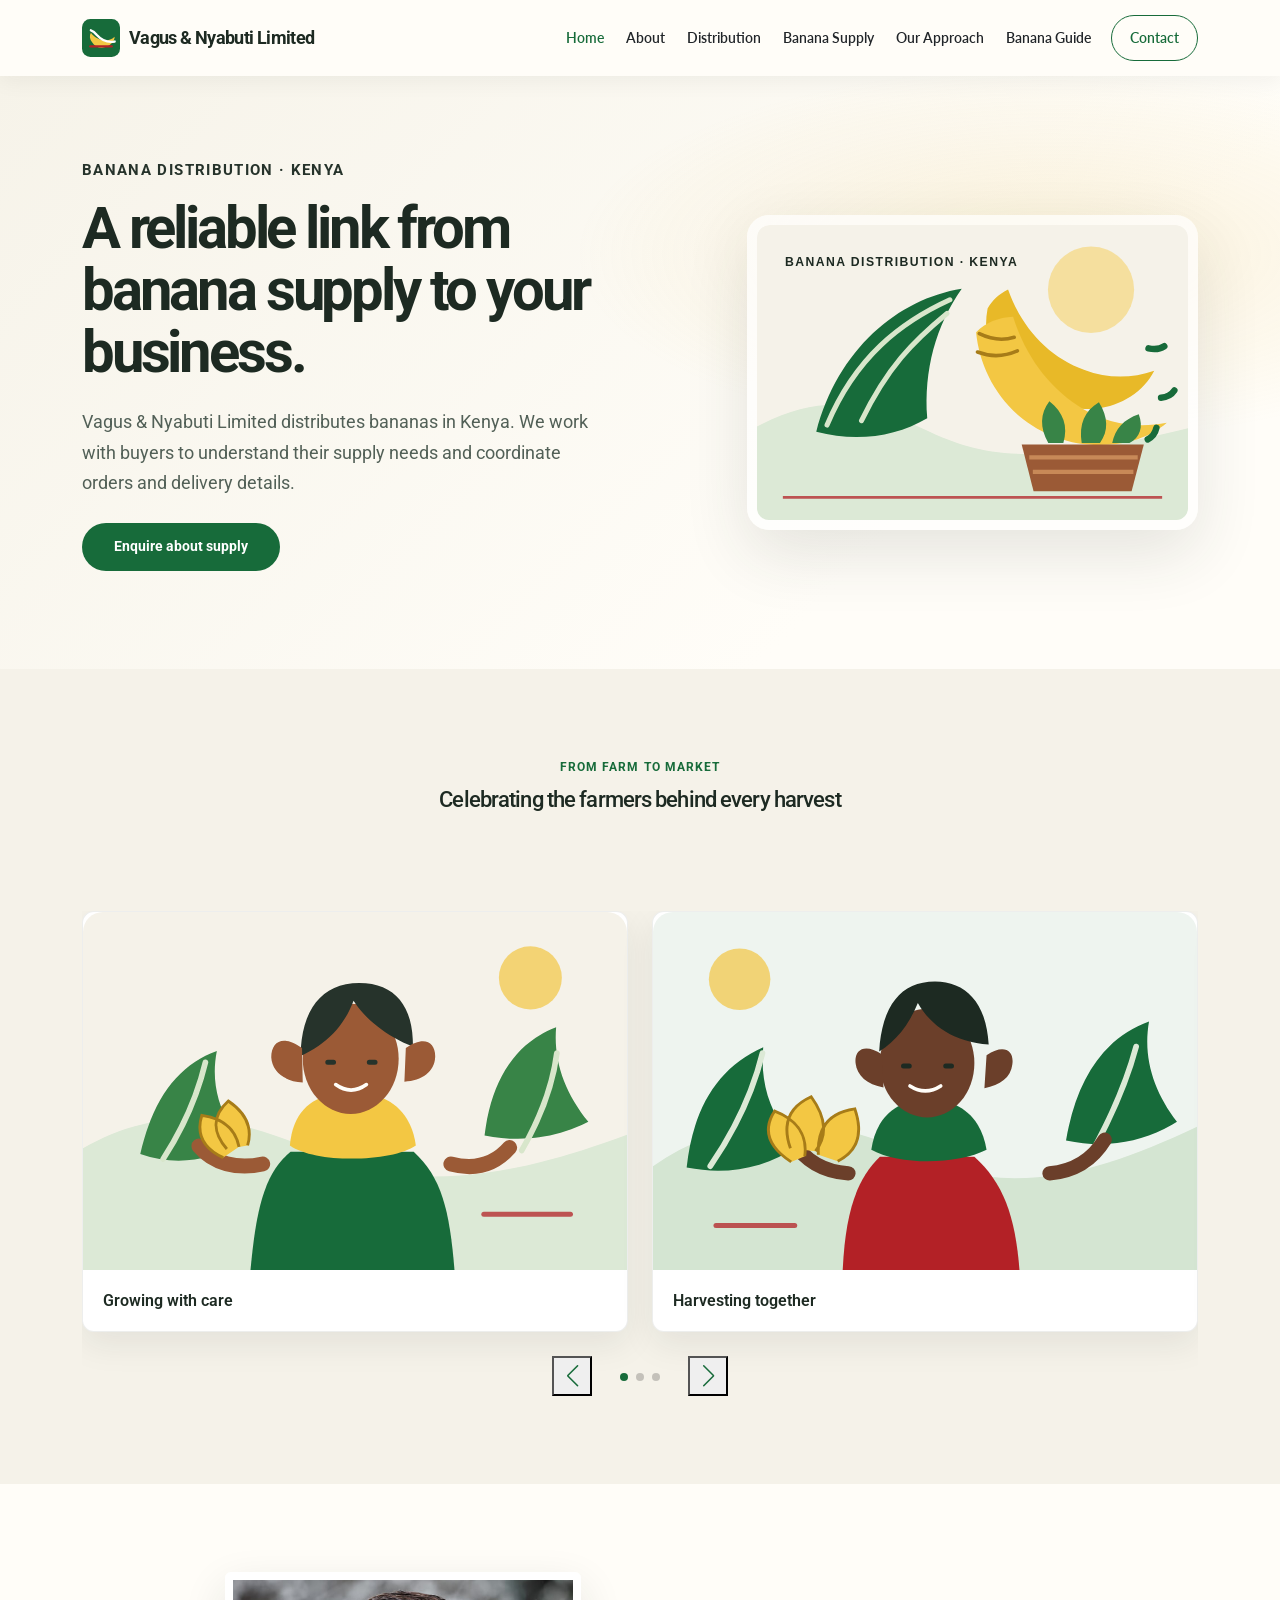
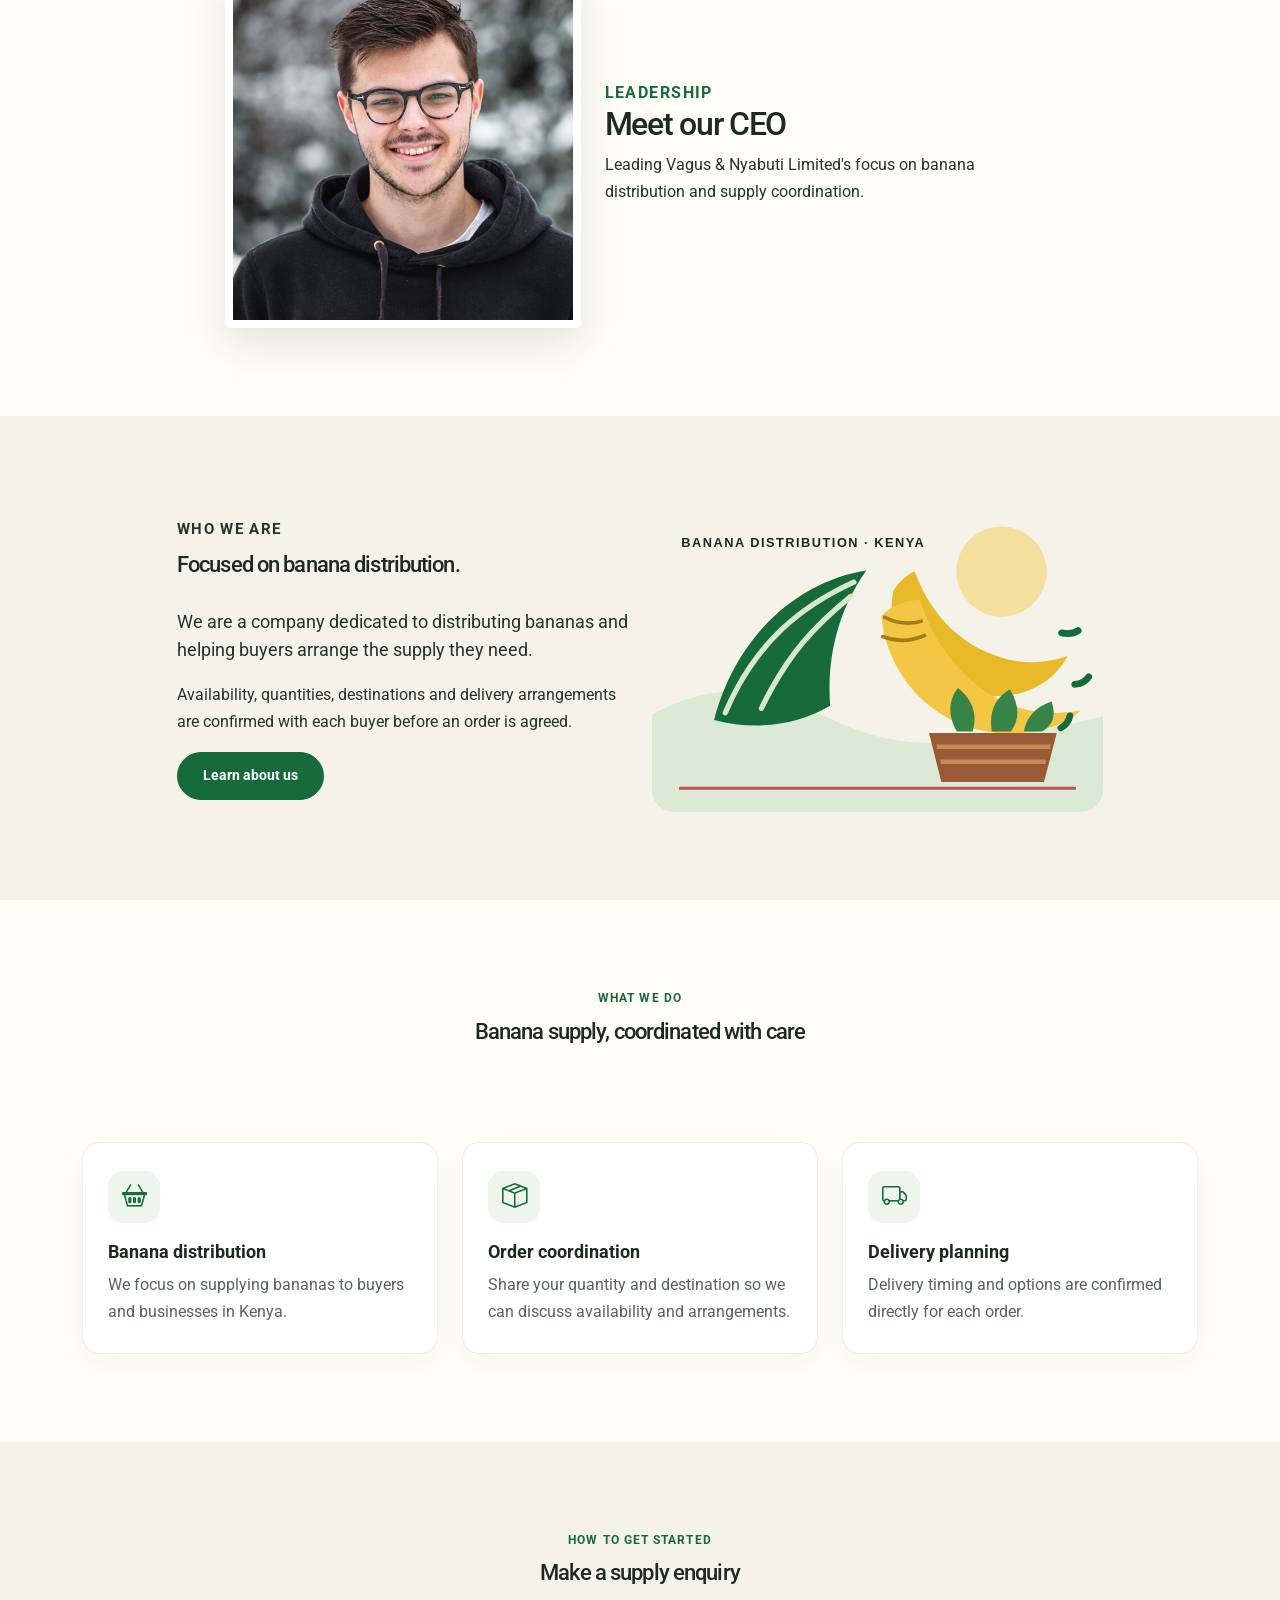
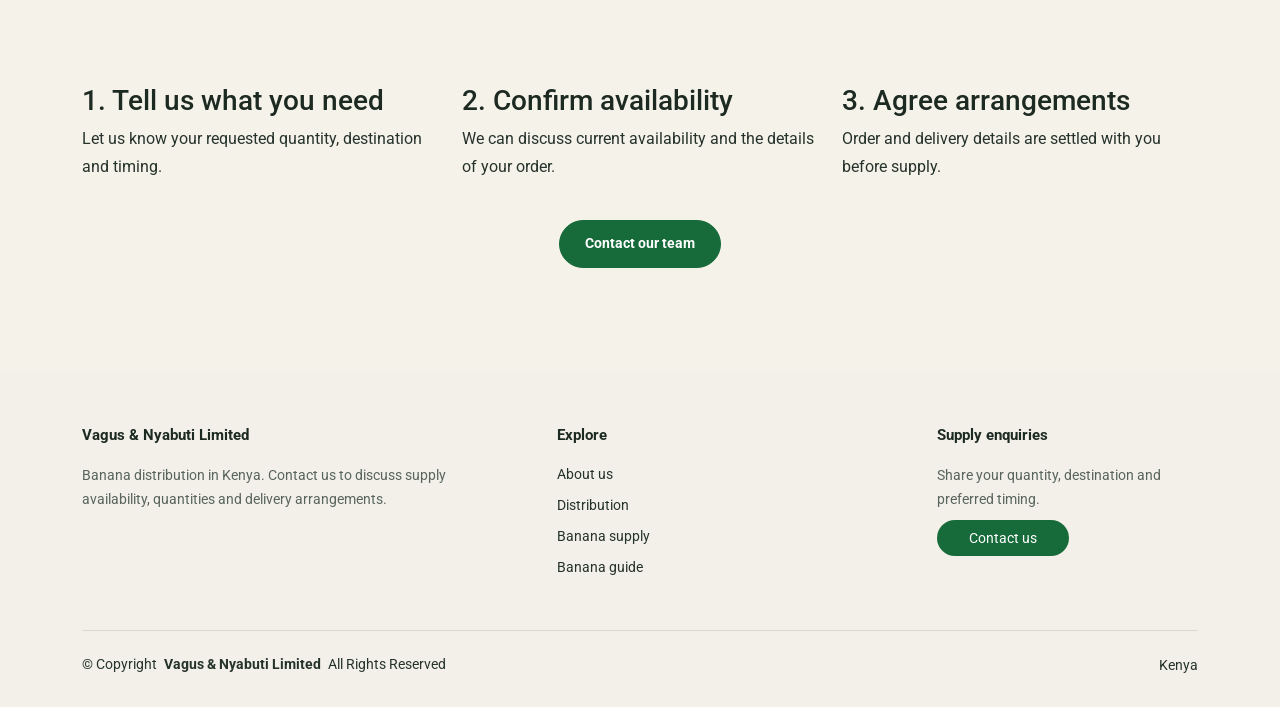
<file: Active/index.html>
<!DOCTYPE html>
<html lang="en-KE">

<head>
  <meta charset="utf-8">
  <meta content="width=device-width, initial-scale=1.0" name="viewport">
  <title>Home | Vagus &amp; Nyabuti Limited</title>
  <meta name="description" content="Vagus &amp; Nyabuti Limited distributes bananas in Kenya.">
  <meta name="keywords" content="Vagus &amp; Nyabuti Limited, Kenya, bananas, banana distribution, banana supply">

  <!-- Favicons -->
  <link href="assets/img/brand-mark.svg" rel="icon">
  <link href="assets/img/brand-mark.svg" rel="apple-touch-icon">

  <!-- Fonts -->
  <link href="https://fonts.googleapis.com" rel="preconnect">
  <link href="https://fonts.gstatic.com" rel="preconnect" crossorigin>
  <link href="https://fonts.googleapis.com/css2?family=Roboto:ital,wght@0,100;0,300;0,400;0,500;0,700;0,900;1,100;1,300;1,400;1,500;1,700;1,900&family=Lato:ital,wght@0,100;0,300;0,400;0,700;0,900;1,100;1,300;1,400;1,700;1,900&display=swap" rel="stylesheet">

  <!-- Vendor CSS Files -->
  <link href="assets/vendor/bootstrap/css/bootstrap.min.css" rel="stylesheet">
  <link href="assets/vendor/bootstrap-icons/bootstrap-icons.css" rel="stylesheet">
  <link href="assets/vendor/aos/aos.css" rel="stylesheet">
  <link href="assets/vendor/swiper/swiper-bundle.min.css" rel="stylesheet">
  <link href="assets/vendor/glightbox/css/glightbox.min.css" rel="stylesheet">

  <!-- Main CSS File -->
  <link href="assets/css/main.css" rel="stylesheet">

  <meta name="theme-color" content="#176b3a">
</head>

<body class="index-page">

  <header id="header" class="header d-flex align-items-center sticky-top"><div class="container-fluid container-xl position-relative d-flex align-items-center justify-content-between"><a href="index.html" class="logo d-flex align-items-center"><img src="assets/img/brand-mark.svg" alt=""><span class="sitename">Vagus &amp; Nyabuti Limited</span></a><nav id="navmenu" class="navmenu"><ul><li><a href="index.html" class="active">Home</a></li><li><a href="about.html">About</a></li><li><a href="services.html">Distribution</a></li><li><a href="portfolio.html">Banana Supply</a></li><li><a href="team.html">Our Approach</a></li><li><a href="blog.html">Banana Guide</a></li><li><a href="contact.html">Contact</a></li></ul><i class="mobile-nav-toggle d-xl-none bi bi-list"></i></nav></div></header>

  <a class="skip-link" href="#main-content">Skip to content</a>
  <main class="main" id="main-content" tabindex="-1">
    <section class="about section"><div class="container"><div class="row align-items-center justify-content-between gy-4"><div class="col-lg-5 order-2" data-aos="fade-up"><img src="assets/img/banana-harvest.svg" alt="Illustration of banana distribution in Kenya" class="img-fluid rounded"></div><div class="col-lg-6 order-1" data-aos="fade-up"><span class="section-subtitle">Banana distribution · Kenya</span><h1 class="mb-4">A reliable link from banana supply to your business.</h1><p>Vagus &amp; Nyabuti Limited distributes bananas in Kenya. We work with buyers to understand their supply needs and coordinate orders and delivery details.</p><p class="mt-4"><a href="contact.html" class="btn btn-get-started">Enquire about supply</a></p></div></div></div></section>
    <section class="farmers-carousel section light-background">
      <div class="container">
        <div class="section-title" data-aos="fade-up">
          <p>From farm to market</p>
          <h2>Celebrating the farmers behind every harvest</h2>
        </div>
        <div class="swiper init-swiper autoplay-when-visible" data-aos="fade-up">
          <script type="application/json" class="swiper-config">
            {
              "loop": false,
              "rewind": true,
              "speed": 600,
              "autoplay": {
                "enabled": false,
                "delay": 4500,
                "disableOnInteraction": false
              },
              "slidesPerView": 1,
              "spaceBetween": 24,
              "pagination": {
                "el": ".farmers-carousel .swiper-pagination",
                "clickable": true
              },
              "navigation": {
                "nextEl": ".farmers-carousel .swiper-button-next",
                "prevEl": ".farmers-carousel .swiper-button-prev"
              },
              "breakpoints": {
                "768": {
                  "slidesPerView": 2
                },
                "1200": {
                  "slidesPerView": 2
                }
              }
            }
          </script>
          <div class="swiper-wrapper">
            <div class="swiper-slide"><figure><img src="assets/img/farmer-1.svg" alt="Illustration of a farmer holding bananas in a green field" class="img-fluid"><figcaption>Growing with care</figcaption></figure></div>
            <div class="swiper-slide"><figure><img src="assets/img/farmer-2.svg" alt="Illustration of a farmer carrying a bunch of bananas" class="img-fluid"><figcaption>Harvesting together</figcaption></figure></div>
            <div class="swiper-slide"><figure><img src="assets/img/farmer-3.svg" alt="Illustration of a farmer beside freshly harvested bananas" class="img-fluid"><figcaption>Bringing harvests to market</figcaption></figure></div>
            <div class="swiper-slide"><figure><img src="assets/img/farmer-4.svg" alt="Illustration of a farmer preparing a crate of bananas for market" class="img-fluid"><figcaption>Preparing the harvest</figcaption></figure></div>
          </div>
          <div class="farmers-carousel-controls">
            <button class="swiper-button-prev" type="button" aria-label="Previous farmer illustration"></button>
            <div class="swiper-pagination"></div>
            <button class="swiper-button-next" type="button" aria-label="Next farmer illustration"></button>
          </div>
        </div>
      </div>
    </section>
    <section class="ceo-feature section">
      <div class="container">
        <div class="row align-items-center justify-content-center gy-4">
          <div class="col-md-5 col-lg-4" data-aos="fade-up"><img src="assets/img/team/team-1.jpg" alt="Chief Executive Officer of Vagus &amp; Nyabuti Limited" class="img-fluid rounded"></div>
          <div class="col-md-7 col-lg-5" data-aos="fade-up">
            <span class="content-subtitle">Leadership</span>
            <h2 class="content-title text-start">Meet our CEO</h2>
            <p>Leading Vagus &amp; Nyabuti Limited's focus on banana distribution and supply coordination.</p>
          </div>
        </div>
      </div>
    </section>
    <section class="about-2 section light-background"><div class="container"><div class="row align-items-center justify-content-center gy-4"><div class="col-lg-5"><span class="content-subtitle">Who we are</span><h2 class="content-title text-start">Focused on banana distribution.</h2><p class="lead">We are a company dedicated to distributing bananas and helping buyers arrange the supply they need.</p><p>Availability, quantities, destinations and delivery arrangements are confirmed with each buyer before an order is agreed.</p><a href="about.html" class="btn-get-started">Learn about us</a></div><div class="col-lg-5"><img src="assets/img/banana-harvest.svg" alt="Banana harvest illustration" class="img-fluid rounded"></div></div></div></section>
    <section class="services section"><div class="container"><div class="section-title"><p>What we do</p><h2>Banana supply, coordinated with care</h2></div><div class="row gy-4"><div class="col-md-4"><div class="services-item"><div class="services-icon"><i class="bi bi-basket2"></i></div><h3>Banana distribution</h3><p>We focus on supplying bananas to buyers and businesses in Kenya.</p></div></div><div class="col-md-4"><div class="services-item"><div class="services-icon"><i class="bi bi-box-seam"></i></div><h3>Order coordination</h3><p>Share your quantity and destination so we can discuss availability and arrangements.</p></div></div><div class="col-md-4"><div class="services-item"><div class="services-icon"><i class="bi bi-truck"></i></div><h3>Delivery planning</h3><p>Delivery timing and options are confirmed directly for each order.</p></div></div></div></div></section>
    <section class="about-2 section light-background"><div class="container"><div class="section-title"><p>How to get started</p><h2>Make a supply enquiry</h2></div><div class="row gy-4"><div class="col-md-4"><h3>1. Tell us what you need</h3><p>Let us know your requested quantity, destination and timing.</p></div><div class="col-md-4"><h3>2. Confirm availability</h3><p>We can discuss current availability and the details of your order.</p></div><div class="col-md-4"><h3>3. Agree arrangements</h3><p>Order and delivery details are settled with you before supply.</p></div></div><p class="text-center mt-4"><a href="contact.html" class="btn btn-get-started">Contact our team</a></p></div></section>
</main>

  <footer id="footer" class="footer light-background"><div class="container"><div class="row g-4"><div class="col-md-6 col-lg-5"><div class="widget"><h3 class="widget-heading">Vagus &amp; Nyabuti Limited</h3><p>Banana distribution in Kenya. Contact us to discuss supply availability, quantities and delivery arrangements.</p></div></div><div class="col-md-6 col-lg-4"><div class="widget"><h3 class="widget-heading">Explore</h3><ul class="list-unstyled"><li><a href="about.html">About us</a></li><li><a href="services.html">Distribution</a></li><li><a href="portfolio.html">Banana supply</a></li><li><a href="blog.html">Banana guide</a></li></ul></div></div><div class="col-md-6 col-lg-3"><div class="widget"><h3 class="widget-heading">Supply enquiries</h3><p>Share your quantity, destination and preferred timing.</p><a href="contact.html" class="btn-learn-more">Contact us</a></div></div></div><div class="copyright d-flex flex-column flex-md-row align-items-center justify-content-md-between"><p>© <span>Copyright</span> <strong class="px-1 sitename">Vagus &amp; Nyabuti Limited</strong> <span>All Rights Reserved</span></p><p class="mb-0">Kenya</p></div></div></footer>

  <!-- Scroll Top -->
  <a href="#" id="scroll-top" class="scroll-top d-flex align-items-center justify-content-center"><i class="bi bi-arrow-up-short"></i></a>

  <!-- Preloader -->
  <div id="preloader"></div>

  <!-- Vendor JS Files -->
  <script src="assets/vendor/bootstrap/js/bootstrap.bundle.min.js"></script>
  <script src="assets/vendor/php-email-form/validate.js"></script>
  <script src="assets/vendor/aos/aos.js"></script>
  <script src="assets/vendor/swiper/swiper-bundle.min.js"></script>
  <script src="assets/vendor/purecounter/purecounter_vanilla.js"></script>
  <script src="assets/vendor/glightbox/js/glightbox.min.js"></script>
  <script src="assets/vendor/imagesloaded/imagesloaded.pkgd.min.js"></script>
  <script src="assets/vendor/isotope-layout/isotope.pkgd.min.js"></script>

  <!-- Main JS File -->
  <script src="assets/js/main.js"></script>

</body>

</html>
</file>
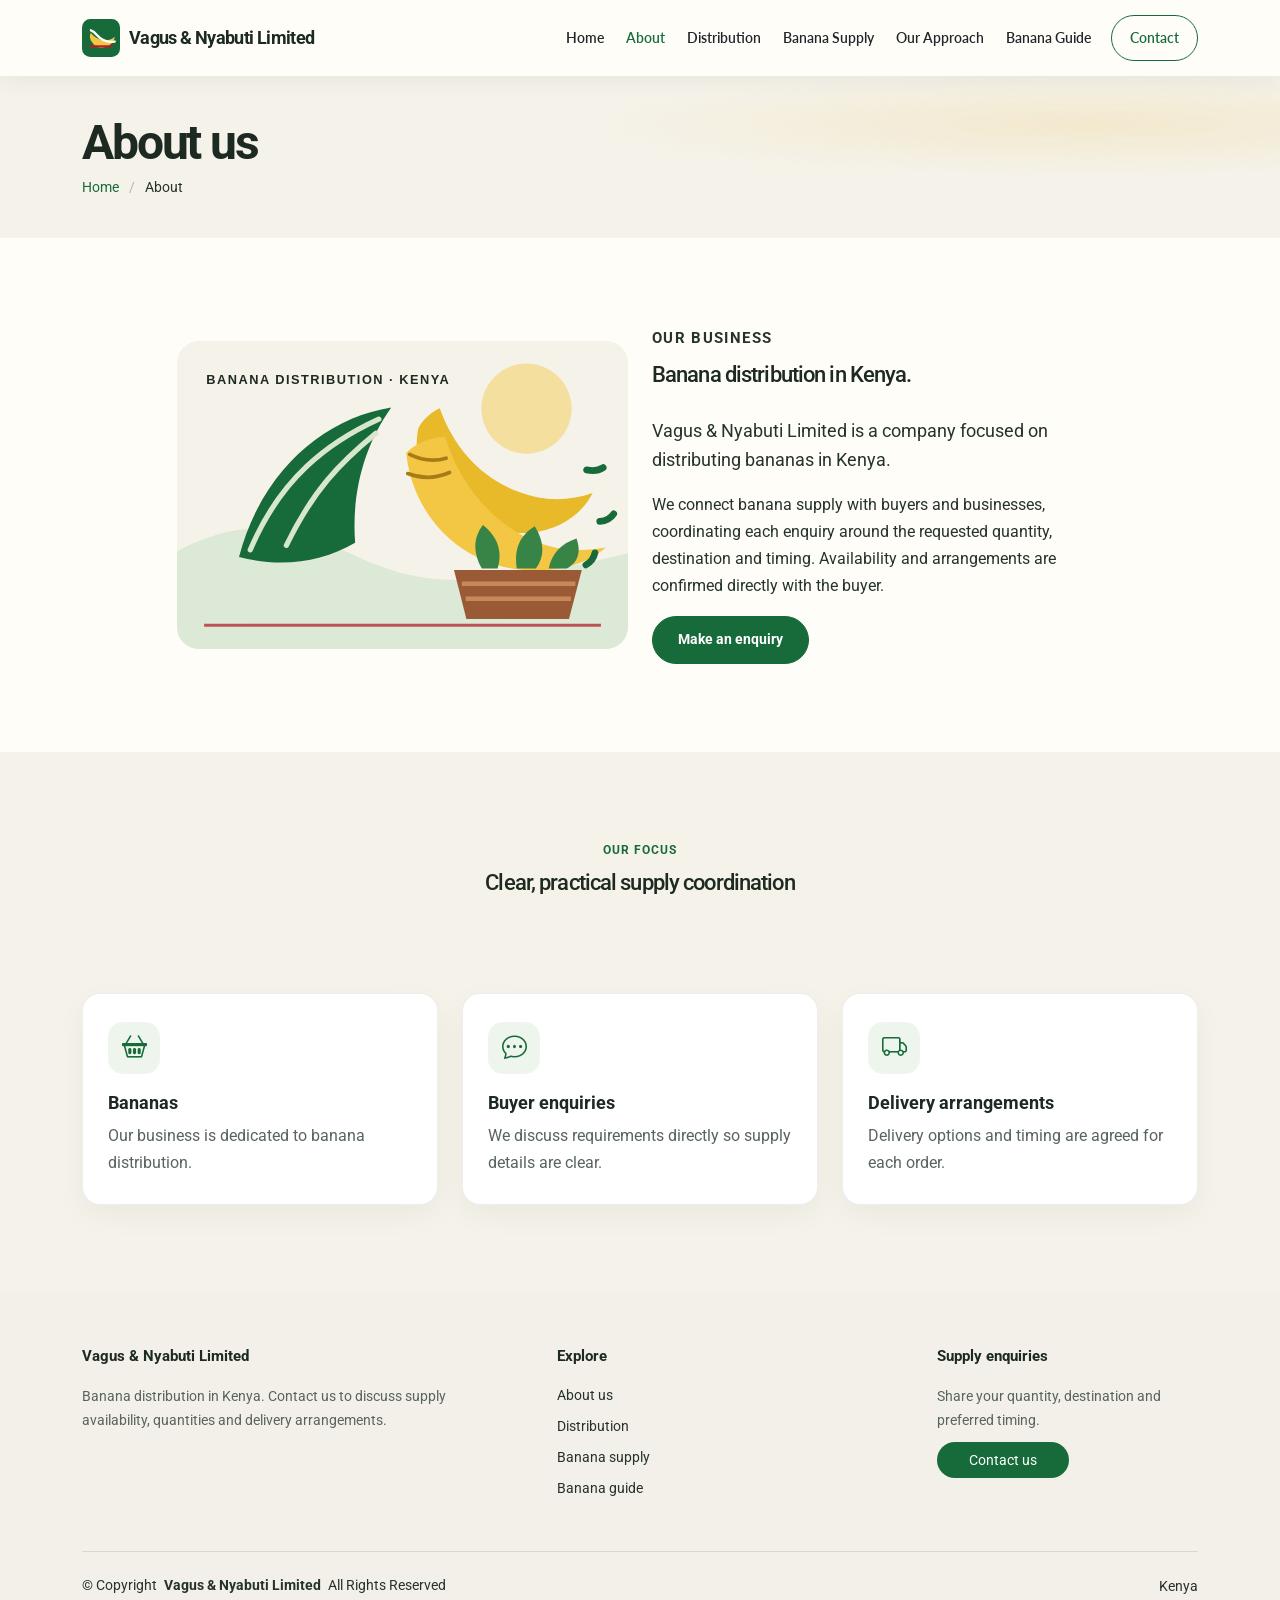
<file: Active/about.html>
<!DOCTYPE html>
<html lang="en-KE">

<head>
  <meta charset="utf-8">
  <meta content="width=device-width, initial-scale=1.0" name="viewport">
  <title>About us | Vagus &amp; Nyabuti Limited</title>
  <meta name="description" content="About Vagus &amp; Nyabuti Limited.">
  <meta name="keywords" content="Kenya, bananas, banana distribution, banana supply">

  <!-- Favicons -->
  <link href="assets/img/brand-mark.svg" rel="icon">
  <link href="assets/img/brand-mark.svg" rel="apple-touch-icon">

  <!-- Fonts -->
  <link href="https://fonts.googleapis.com" rel="preconnect">
  <link href="https://fonts.gstatic.com" rel="preconnect" crossorigin>
  <link href="https://fonts.googleapis.com/css2?family=Roboto:ital,wght@0,100;0,300;0,400;0,500;0,700;0,900;1,100;1,300;1,400;1,500;1,700;1,900&family=Lato:ital,wght@0,100;0,300;0,400;0,700;0,900;1,100;1,300;1,400;1,700;1,900&display=swap" rel="stylesheet">

  <!-- Vendor CSS Files -->
  <link href="assets/vendor/bootstrap/css/bootstrap.min.css" rel="stylesheet">
  <link href="assets/vendor/bootstrap-icons/bootstrap-icons.css" rel="stylesheet">
  <link href="assets/vendor/aos/aos.css" rel="stylesheet">
  <link href="assets/vendor/swiper/swiper-bundle.min.css" rel="stylesheet">
  <link href="assets/vendor/glightbox/css/glightbox.min.css" rel="stylesheet">

  <!-- Main CSS File -->
  <link href="assets/css/main.css" rel="stylesheet">

  <meta name="theme-color" content="#176b3a">
</head>

<body class="about-page">

  <header id="header" class="header d-flex align-items-center sticky-top"><div class="container-fluid container-xl position-relative d-flex align-items-center justify-content-between"><a href="index.html" class="logo d-flex align-items-center"><img src="assets/img/brand-mark.svg" alt=""><span class="sitename">Vagus &amp; Nyabuti Limited</span></a><nav id="navmenu" class="navmenu"><ul><li><a href="index.html">Home</a></li><li><a href="about.html" class="active">About</a></li><li><a href="services.html">Distribution</a></li><li><a href="portfolio.html">Banana Supply</a></li><li><a href="team.html">Our Approach</a></li><li><a href="blog.html">Banana Guide</a></li><li><a href="contact.html">Contact</a></li></ul><i class="mobile-nav-toggle d-xl-none bi bi-list"></i></nav></div></header>

  <a class="skip-link" href="#main-content">Skip to content</a>
  <main class="main" id="main-content" tabindex="-1">
    <div class="page-title light-background"><div class="container"><h1>About us</h1><nav class="breadcrumbs"><ol><li><a href="index.html">Home</a></li><li class="current">About</li></ol></nav></div></div><section class="about-2 section"><div class="container"><div class="row align-items-center justify-content-center gy-4"><div class="col-lg-5"><img src="assets/img/banana-harvest.svg" alt="Banana harvest illustration" class="img-fluid rounded"></div><div class="col-lg-5"><span class="content-subtitle">Our business</span><h2 class="content-title text-start">Banana distribution in Kenya.</h2><p class="lead">Vagus &amp; Nyabuti Limited is a company focused on distributing bananas in Kenya.</p><p>We connect banana supply with buyers and businesses, coordinating each enquiry around the requested quantity, destination and timing. Availability and arrangements are confirmed directly with the buyer.</p><a href="contact.html" class="btn-get-started">Make an enquiry</a></div></div></div></section><section class="services section light-background"><div class="container"><div class="section-title"><p>Our focus</p><h2>Clear, practical supply coordination</h2></div><div class="row gy-4 justify-content-center"><div class="col-lg-4"><div class="services-item"><div class="services-icon"><i class="bi bi-basket2"></i></div><h3>Bananas</h3><p>Our business is dedicated to banana distribution.</p></div></div><div class="col-lg-4"><div class="services-item"><div class="services-icon"><i class="bi bi-chat-dots"></i></div><h3>Buyer enquiries</h3><p>We discuss requirements directly so supply details are clear.</p></div></div><div class="col-lg-4"><div class="services-item"><div class="services-icon"><i class="bi bi-truck"></i></div><h3>Delivery arrangements</h3><p>Delivery options and timing are agreed for each order.</p></div></div></div></div></section>
</main>

  <footer id="footer" class="footer light-background"><div class="container"><div class="row g-4"><div class="col-md-6 col-lg-5"><div class="widget"><h3 class="widget-heading">Vagus &amp; Nyabuti Limited</h3><p>Banana distribution in Kenya. Contact us to discuss supply availability, quantities and delivery arrangements.</p></div></div><div class="col-md-6 col-lg-4"><div class="widget"><h3 class="widget-heading">Explore</h3><ul class="list-unstyled"><li><a href="about.html">About us</a></li><li><a href="services.html">Distribution</a></li><li><a href="portfolio.html">Banana supply</a></li><li><a href="blog.html">Banana guide</a></li></ul></div></div><div class="col-md-6 col-lg-3"><div class="widget"><h3 class="widget-heading">Supply enquiries</h3><p>Share your quantity, destination and preferred timing.</p><a href="contact.html" class="btn-learn-more">Contact us</a></div></div></div><div class="copyright d-flex flex-column flex-md-row align-items-center justify-content-md-between"><p>© <span>Copyright</span> <strong class="px-1 sitename">Vagus &amp; Nyabuti Limited</strong> <span>All Rights Reserved</span></p><p class="mb-0">Kenya</p></div></div></footer>

  <!-- Scroll Top -->
  <a href="#" id="scroll-top" class="scroll-top d-flex align-items-center justify-content-center"><i class="bi bi-arrow-up-short"></i></a>

  <!-- Preloader -->
  <div id="preloader"></div>

  <!-- Vendor JS Files -->
  <script src="assets/vendor/bootstrap/js/bootstrap.bundle.min.js"></script>
  <script src="assets/vendor/php-email-form/validate.js"></script>
  <script src="assets/vendor/aos/aos.js"></script>
  <script src="assets/vendor/swiper/swiper-bundle.min.js"></script>
  <script src="assets/vendor/purecounter/purecounter_vanilla.js"></script>
  <script src="assets/vendor/glightbox/js/glightbox.min.js"></script>
  <script src="assets/vendor/imagesloaded/imagesloaded.pkgd.min.js"></script>
  <script src="assets/vendor/isotope-layout/isotope.pkgd.min.js"></script>

  <!-- Main JS File -->
  <script src="assets/js/main.js"></script>

</body>

</html>
</file>
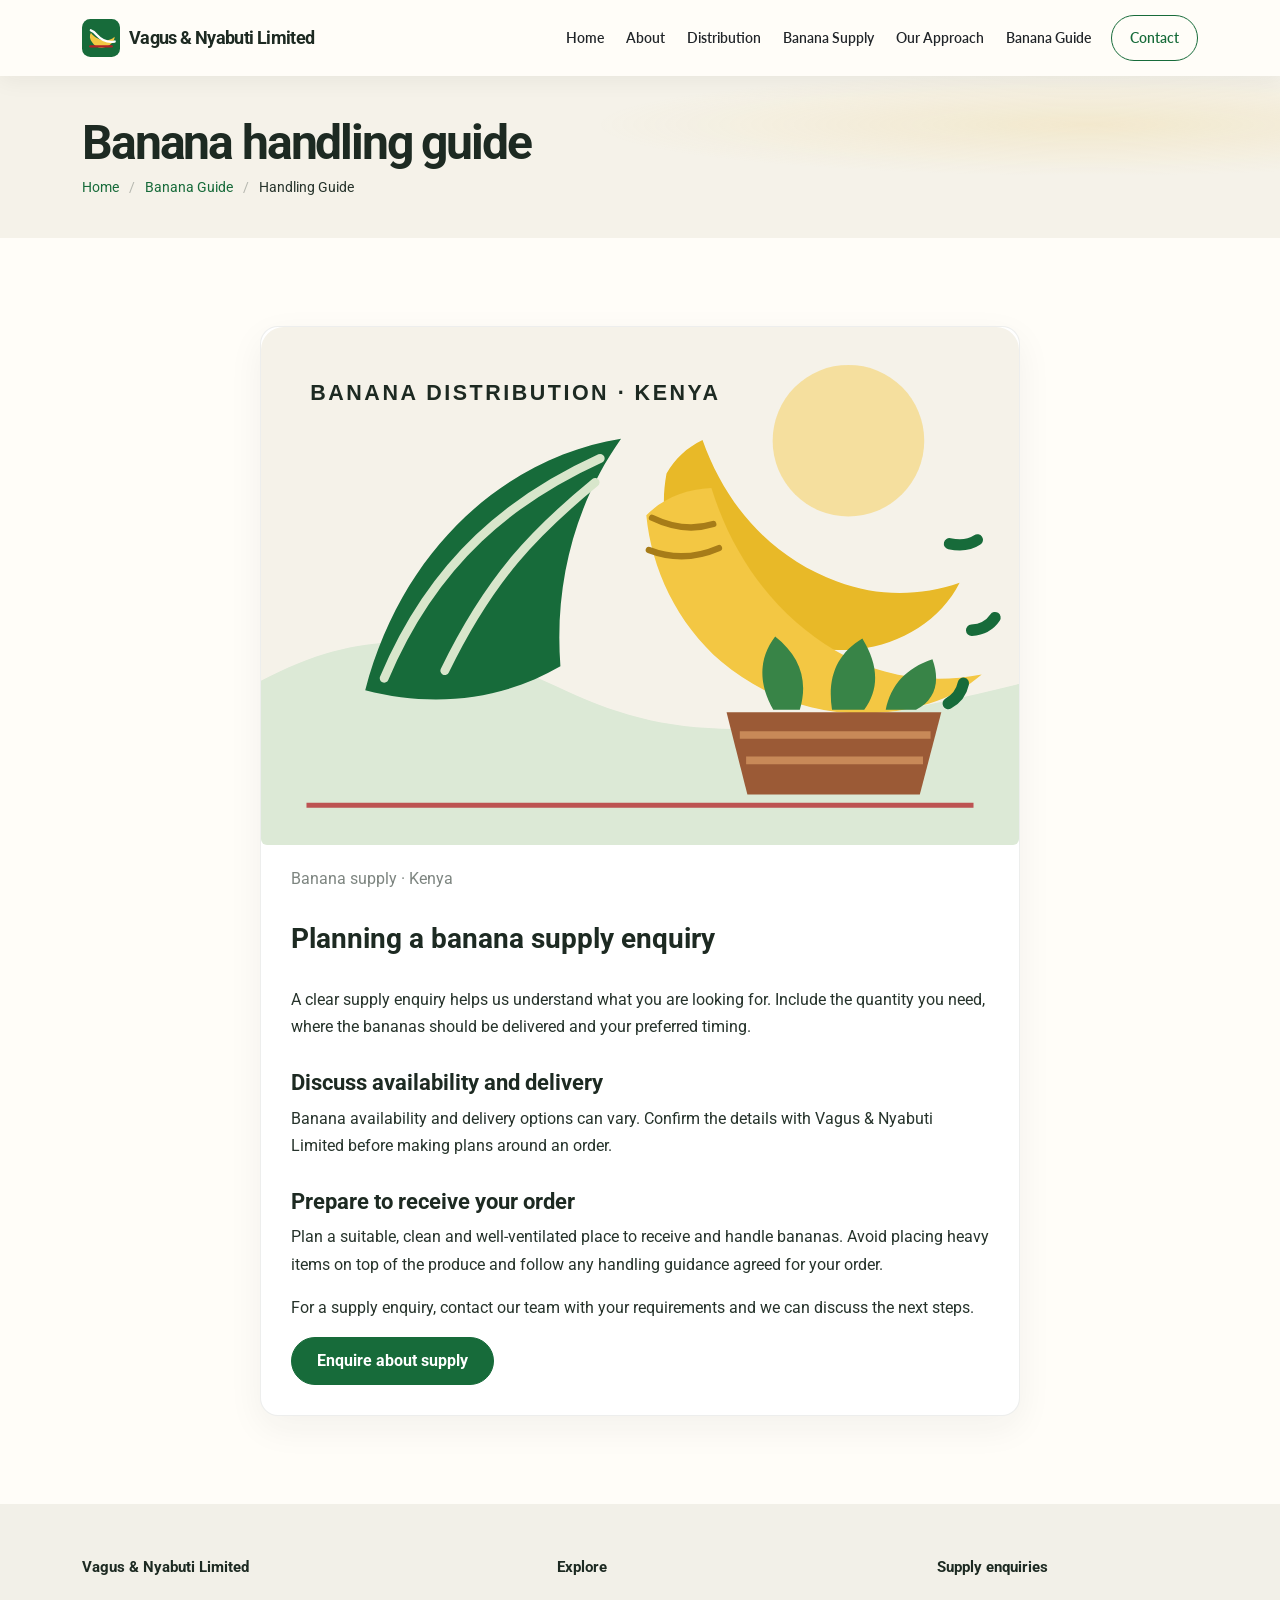
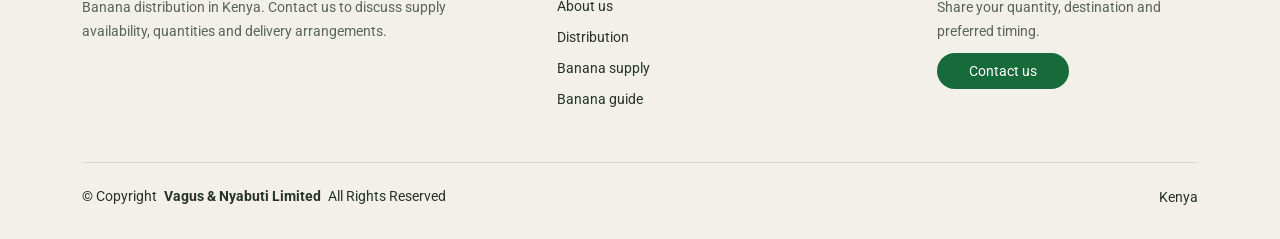
<file: Active/blog-details.html>
<!DOCTYPE html>
<html lang="en-KE">

<head>
  <meta charset="utf-8">
  <meta content="width=device-width, initial-scale=1.0" name="viewport">
  <title>Banana handling guide | Vagus &amp; Nyabuti Limited</title>
  <meta name="description" content="Guidance for banana supply enquiries.">
  <meta name="keywords" content="Kenya, bananas, banana distribution, banana supply">

  <!-- Favicons -->
  <link href="assets/img/brand-mark.svg" rel="icon">
  <link href="assets/img/brand-mark.svg" rel="apple-touch-icon">

  <!-- Fonts -->
  <link href="https://fonts.googleapis.com" rel="preconnect">
  <link href="https://fonts.gstatic.com" rel="preconnect" crossorigin>
  <link href="https://fonts.googleapis.com/css2?family=Roboto:ital,wght@0,100;0,300;0,400;0,500;0,700;0,900;1,100;1,300;1,400;1,500;1,700;1,900&family=Lato:ital,wght@0,100;0,300;0,400;0,700;0,900;1,100;1,300;1,400;1,700;1,900&display=swap" rel="stylesheet">

  <!-- Vendor CSS Files -->
  <link href="assets/vendor/bootstrap/css/bootstrap.min.css" rel="stylesheet">
  <link href="assets/vendor/bootstrap-icons/bootstrap-icons.css" rel="stylesheet">
  <link href="assets/vendor/aos/aos.css" rel="stylesheet">
  <link href="assets/vendor/swiper/swiper-bundle.min.css" rel="stylesheet">
  <link href="assets/vendor/glightbox/css/glightbox.min.css" rel="stylesheet">

  <!-- Main CSS File -->
  <link href="assets/css/main.css" rel="stylesheet">

  <meta name="theme-color" content="#176b3a">
</head>

<body class="blog-details-page">

  <header id="header" class="header d-flex align-items-center sticky-top"><div class="container-fluid container-xl position-relative d-flex align-items-center justify-content-between"><a href="index.html" class="logo d-flex align-items-center"><img src="assets/img/brand-mark.svg" alt=""><span class="sitename">Vagus &amp; Nyabuti Limited</span></a><nav id="navmenu" class="navmenu"><ul><li><a href="index.html">Home</a></li><li><a href="about.html">About</a></li><li><a href="services.html">Distribution</a></li><li><a href="portfolio.html">Banana Supply</a></li><li><a href="team.html">Our Approach</a></li><li><a href="blog.html">Banana Guide</a></li><li><a href="contact.html">Contact</a></li></ul><i class="mobile-nav-toggle d-xl-none bi bi-list"></i></nav></div></header>

  <a class="skip-link" href="#main-content">Skip to content</a>
  <main class="main" id="main-content" tabindex="-1">
    <div class="page-title light-background"><div class="container"><h1>Banana handling guide</h1><nav class="breadcrumbs"><ol><li><a href="index.html">Home</a></li><li><a href="blog.html">Banana Guide</a></li><li class="current">Handling Guide</li></ol></nav></div></div><section class="blog-details section"><div class="container"><div class="row justify-content-center"><article class="col-lg-8 article"><div class="post-img"><img src="assets/img/banana-harvest.svg" alt="Banana harvest illustration" class="img-fluid rounded"></div><div class="meta-top"><span>Banana supply · Kenya</span></div><h2 class="title">Planning a banana supply enquiry</h2><div class="content"><p>A clear supply enquiry helps us understand what you are looking for. Include the quantity you need, where the bananas should be delivered and your preferred timing.</p><h3>Discuss availability and delivery</h3><p>Banana availability and delivery options can vary. Confirm the details with Vagus &amp; Nyabuti Limited before making plans around an order.</p><h3>Prepare to receive your order</h3><p>Plan a suitable, clean and well-ventilated place to receive and handle bananas. Avoid placing heavy items on top of the produce and follow any handling guidance agreed for your order.</p><p>For a supply enquiry, contact our team with your requirements and we can discuss the next steps.</p><a href="contact.html" class="btn btn-get-started">Enquire about supply</a></div></article></div></div></section>
</main>

  <footer id="footer" class="footer light-background"><div class="container"><div class="row g-4"><div class="col-md-6 col-lg-5"><div class="widget"><h3 class="widget-heading">Vagus &amp; Nyabuti Limited</h3><p>Banana distribution in Kenya. Contact us to discuss supply availability, quantities and delivery arrangements.</p></div></div><div class="col-md-6 col-lg-4"><div class="widget"><h3 class="widget-heading">Explore</h3><ul class="list-unstyled"><li><a href="about.html">About us</a></li><li><a href="services.html">Distribution</a></li><li><a href="portfolio.html">Banana supply</a></li><li><a href="blog.html">Banana guide</a></li></ul></div></div><div class="col-md-6 col-lg-3"><div class="widget"><h3 class="widget-heading">Supply enquiries</h3><p>Share your quantity, destination and preferred timing.</p><a href="contact.html" class="btn-learn-more">Contact us</a></div></div></div><div class="copyright d-flex flex-column flex-md-row align-items-center justify-content-md-between"><p>© <span>Copyright</span> <strong class="px-1 sitename">Vagus &amp; Nyabuti Limited</strong> <span>All Rights Reserved</span></p><p class="mb-0">Kenya</p></div></div></footer>

  <!-- Scroll Top -->
  <a href="#" id="scroll-top" class="scroll-top d-flex align-items-center justify-content-center"><i class="bi bi-arrow-up-short"></i></a>

  <!-- Preloader -->
  <div id="preloader"></div>

  <!-- Vendor JS Files -->
  <script src="assets/vendor/bootstrap/js/bootstrap.bundle.min.js"></script>
  <script src="assets/vendor/php-email-form/validate.js"></script>
  <script src="assets/vendor/aos/aos.js"></script>
  <script src="assets/vendor/swiper/swiper-bundle.min.js"></script>
  <script src="assets/vendor/purecounter/purecounter_vanilla.js"></script>
  <script src="assets/vendor/glightbox/js/glightbox.min.js"></script>
  <script src="assets/vendor/imagesloaded/imagesloaded.pkgd.min.js"></script>
  <script src="assets/vendor/isotope-layout/isotope.pkgd.min.js"></script>

  <!-- Main JS File -->
  <script src="assets/js/main.js"></script>

</body>

</html>
</file>
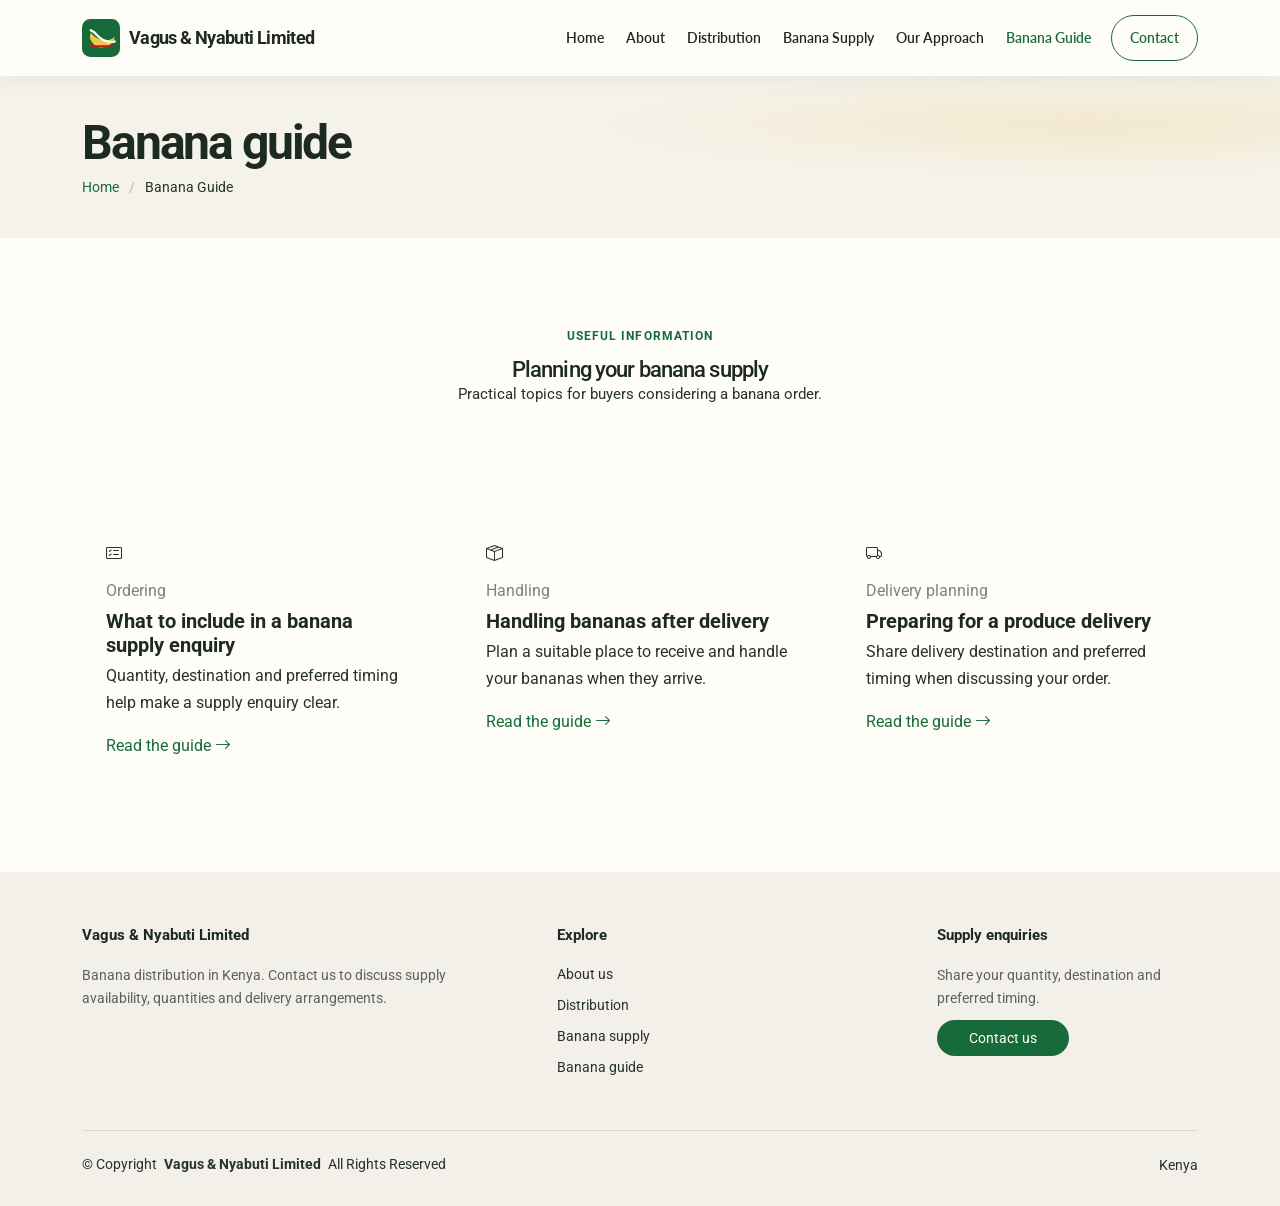
<file: Active/blog.html>
<!DOCTYPE html>
<html lang="en-KE">

<head>
  <meta charset="utf-8">
  <meta content="width=device-width, initial-scale=1.0" name="viewport">
  <title>Banana guide | Vagus &amp; Nyabuti Limited</title>
  <meta name="description" content="Banana supply and handling guide.">
  <meta name="keywords" content="Kenya, bananas, banana distribution, banana supply">

  <!-- Favicons -->
  <link href="assets/img/brand-mark.svg" rel="icon">
  <link href="assets/img/brand-mark.svg" rel="apple-touch-icon">

  <!-- Fonts -->
  <link href="https://fonts.googleapis.com" rel="preconnect">
  <link href="https://fonts.gstatic.com" rel="preconnect" crossorigin>
  <link href="https://fonts.googleapis.com/css2?family=Roboto:ital,wght@0,100;0,300;0,400;0,500;0,700;0,900;1,100;1,300;1,400;1,500;1,700;1,900&family=Lato:ital,wght@0,100;0,300;0,400;0,700;0,900;1,100;1,300;1,400;1,700;1,900&display=swap" rel="stylesheet">

  <!-- Vendor CSS Files -->
  <link href="assets/vendor/bootstrap/css/bootstrap.min.css" rel="stylesheet">
  <link href="assets/vendor/bootstrap-icons/bootstrap-icons.css" rel="stylesheet">
  <link href="assets/vendor/aos/aos.css" rel="stylesheet">
  <link href="assets/vendor/swiper/swiper-bundle.min.css" rel="stylesheet">
  <link href="assets/vendor/glightbox/css/glightbox.min.css" rel="stylesheet">

  <!-- Main CSS File -->
  <link href="assets/css/main.css" rel="stylesheet">

  <meta name="theme-color" content="#176b3a">
</head>

<body class="blog-page">

  <header id="header" class="header d-flex align-items-center sticky-top"><div class="container-fluid container-xl position-relative d-flex align-items-center justify-content-between"><a href="index.html" class="logo d-flex align-items-center"><img src="assets/img/brand-mark.svg" alt=""><span class="sitename">Vagus &amp; Nyabuti Limited</span></a><nav id="navmenu" class="navmenu"><ul><li><a href="index.html">Home</a></li><li><a href="about.html">About</a></li><li><a href="services.html">Distribution</a></li><li><a href="portfolio.html">Banana Supply</a></li><li><a href="team.html">Our Approach</a></li><li><a href="blog.html" class="active">Banana Guide</a></li><li><a href="contact.html">Contact</a></li></ul><i class="mobile-nav-toggle d-xl-none bi bi-list"></i></nav></div></header>

  <a class="skip-link" href="#main-content">Skip to content</a>
  <main class="main" id="main-content" tabindex="-1">
    <div class="page-title light-background"><div class="container"><h1>Banana guide</h1><nav class="breadcrumbs"><ol><li><a href="index.html">Home</a></li><li class="current">Banana Guide</li></ol></nav></div></div><section class="blog-posts-2 section"><div class="container"><div class="section-title"><p>Useful information</p><h2>Planning your banana supply</h2><p>Practical topics for buyers considering a banana order.</p></div><div class="row gy-4"><div class="col-lg-4 col-md-6"><article class="p-4 h-100 light-background rounded"><div class="services-icon"><i class="bi bi-card-checklist"></i></div><div class="meta-top"><span>Ordering</span></div><h2 class="title"><a href="blog-details.html">What to include in a banana supply enquiry</a></h2><p>Quantity, destination and preferred timing help make a supply enquiry clear.</p><a href="blog-details.html">Read the guide <i class="bi bi-arrow-right"></i></a></article></div><div class="col-lg-4 col-md-6"><article class="p-4 h-100 light-background rounded"><div class="services-icon"><i class="bi bi-box-seam"></i></div><div class="meta-top"><span>Handling</span></div><h2 class="title"><a href="blog-details.html">Handling bananas after delivery</a></h2><p>Plan a suitable place to receive and handle your bananas when they arrive.</p><a href="blog-details.html">Read the guide <i class="bi bi-arrow-right"></i></a></article></div><div class="col-lg-4 col-md-6"><article class="p-4 h-100 light-background rounded"><div class="services-icon"><i class="bi bi-truck"></i></div><div class="meta-top"><span>Delivery planning</span></div><h2 class="title"><a href="blog-details.html">Preparing for a produce delivery</a></h2><p>Share delivery destination and preferred timing when discussing your order.</p><a href="blog-details.html">Read the guide <i class="bi bi-arrow-right"></i></a></article></div></div></div></section>
</main>

  <footer id="footer" class="footer light-background"><div class="container"><div class="row g-4"><div class="col-md-6 col-lg-5"><div class="widget"><h3 class="widget-heading">Vagus &amp; Nyabuti Limited</h3><p>Banana distribution in Kenya. Contact us to discuss supply availability, quantities and delivery arrangements.</p></div></div><div class="col-md-6 col-lg-4"><div class="widget"><h3 class="widget-heading">Explore</h3><ul class="list-unstyled"><li><a href="about.html">About us</a></li><li><a href="services.html">Distribution</a></li><li><a href="portfolio.html">Banana supply</a></li><li><a href="blog.html">Banana guide</a></li></ul></div></div><div class="col-md-6 col-lg-3"><div class="widget"><h3 class="widget-heading">Supply enquiries</h3><p>Share your quantity, destination and preferred timing.</p><a href="contact.html" class="btn-learn-more">Contact us</a></div></div></div><div class="copyright d-flex flex-column flex-md-row align-items-center justify-content-md-between"><p>© <span>Copyright</span> <strong class="px-1 sitename">Vagus &amp; Nyabuti Limited</strong> <span>All Rights Reserved</span></p><p class="mb-0">Kenya</p></div></div></footer>

  <!-- Scroll Top -->
  <a href="#" id="scroll-top" class="scroll-top d-flex align-items-center justify-content-center"><i class="bi bi-arrow-up-short"></i></a>

  <!-- Preloader -->
  <div id="preloader"></div>

  <!-- Vendor JS Files -->
  <script src="assets/vendor/bootstrap/js/bootstrap.bundle.min.js"></script>
  <script src="assets/vendor/php-email-form/validate.js"></script>
  <script src="assets/vendor/aos/aos.js"></script>
  <script src="assets/vendor/swiper/swiper-bundle.min.js"></script>
  <script src="assets/vendor/purecounter/purecounter_vanilla.js"></script>
  <script src="assets/vendor/glightbox/js/glightbox.min.js"></script>
  <script src="assets/vendor/imagesloaded/imagesloaded.pkgd.min.js"></script>
  <script src="assets/vendor/isotope-layout/isotope.pkgd.min.js"></script>

  <!-- Main JS File -->
  <script src="assets/js/main.js"></script>

</body>

</html>
</file>
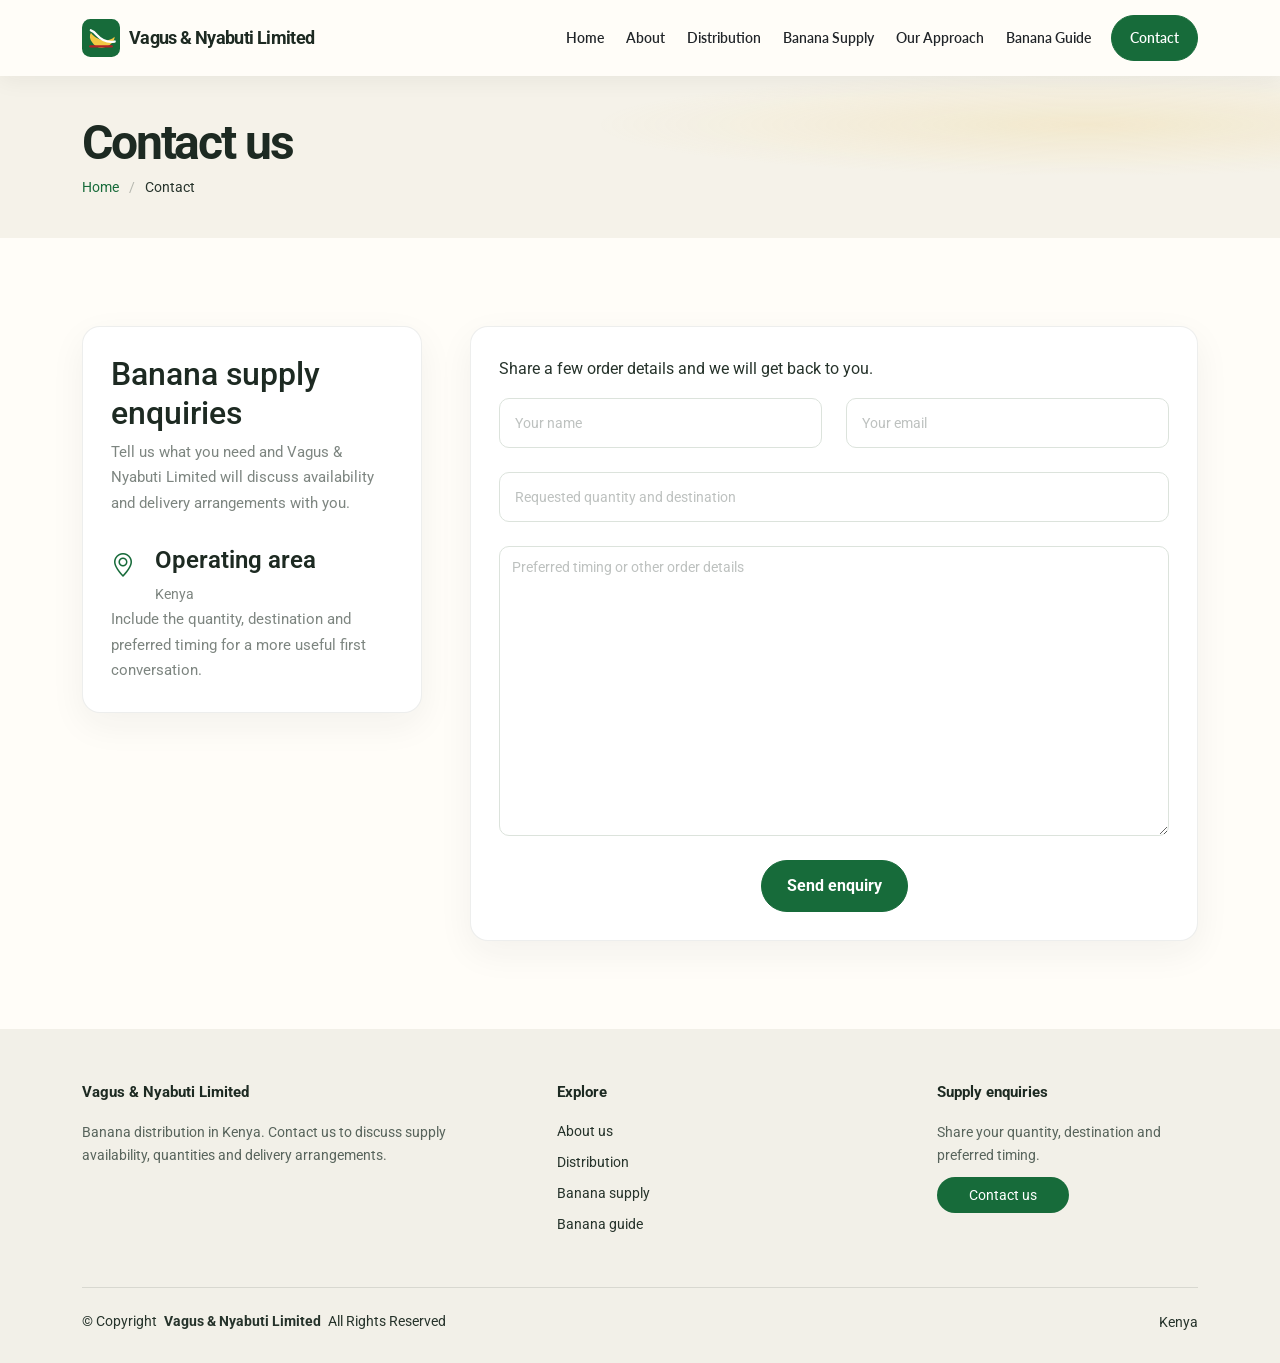
<file: Active/contact.html>
<!DOCTYPE html>
<html lang="en-KE">

<head>
  <meta charset="utf-8">
  <meta content="width=device-width, initial-scale=1.0" name="viewport">
  <title>Contact | Vagus &amp; Nyabuti Limited</title>
  <meta name="description" content="Contact Vagus &amp; Nyabuti Limited about banana distribution.">
  <meta name="keywords" content="Kenya, bananas, banana distribution, banana supply">

  <!-- Favicons -->
  <link href="assets/img/brand-mark.svg" rel="icon">
  <link href="assets/img/brand-mark.svg" rel="apple-touch-icon">

  <!-- Fonts -->
  <link href="https://fonts.googleapis.com" rel="preconnect">
  <link href="https://fonts.gstatic.com" rel="preconnect" crossorigin>
  <link href="https://fonts.googleapis.com/css2?family=Roboto:ital,wght@0,100;0,300;0,400;0,500;0,700;0,900;1,100;1,300;1,400;1,500;1,700;1,900&family=Lato:ital,wght@0,100;0,300;0,400;0,700;0,900;1,100;1,300;1,400;1,700;1,900&display=swap" rel="stylesheet">

  <!-- Vendor CSS Files -->
  <link href="assets/vendor/bootstrap/css/bootstrap.min.css" rel="stylesheet">
  <link href="assets/vendor/bootstrap-icons/bootstrap-icons.css" rel="stylesheet">
  <link href="assets/vendor/aos/aos.css" rel="stylesheet">
  <link href="assets/vendor/swiper/swiper-bundle.min.css" rel="stylesheet">
  <link href="assets/vendor/glightbox/css/glightbox.min.css" rel="stylesheet">

  <!-- Main CSS File -->
  <link href="assets/css/main.css" rel="stylesheet">

  <meta name="theme-color" content="#176b3a">
</head>

<body class="contact-page">

  <header id="header" class="header d-flex align-items-center sticky-top"><div class="container-fluid container-xl position-relative d-flex align-items-center justify-content-between"><a href="index.html" class="logo d-flex align-items-center"><img src="assets/img/brand-mark.svg" alt=""><span class="sitename">Vagus &amp; Nyabuti Limited</span></a><nav id="navmenu" class="navmenu"><ul><li><a href="index.html">Home</a></li><li><a href="about.html">About</a></li><li><a href="services.html">Distribution</a></li><li><a href="portfolio.html">Banana Supply</a></li><li><a href="team.html">Our Approach</a></li><li><a href="blog.html">Banana Guide</a></li><li><a href="contact.html" class="active">Contact</a></li></ul><i class="mobile-nav-toggle d-xl-none bi bi-list"></i></nav></div></header>

  <a class="skip-link" href="#main-content">Skip to content</a>
  <main class="main" id="main-content" tabindex="-1">
    <div class="page-title light-background"><div class="container"><h1>Contact us</h1><nav class="breadcrumbs"><ol><li><a href="index.html">Home</a></li><li class="current">Contact</li></ol></nav></div></div>
    <section class="contact section">
      <div class="container" data-aos="fade">
        <div class="row gy-5 gx-lg-5">
          <div class="col-lg-4">
            <div class="info">
              <h2>Banana supply enquiries</h2>
              <p>Tell us what you need and Vagus &amp; Nyabuti Limited will discuss availability and delivery arrangements with you.</p>
              <div class="info-item d-flex">
                <i class="bi bi-geo-alt flex-shrink-0" aria-hidden="true"></i>
                <div><h3>Operating area</h3><p>Kenya</p></div>
              </div>
              <p class="mb-0">Include the quantity, destination and preferred timing for a more useful first conversation.</p>
            </div>
          </div>
          <div class="col-lg-8">
            <form action="forms/contact.php" method="post" role="form" class="php-email-form">
              <p>Share a few order details and we will get back to you.</p>
              <div class="row">
                <div class="col-md-6 form-group">
                  <label class="visually-hidden" for="name">Your name</label>
                  <input type="text" name="name" class="form-control" id="name" placeholder="Your name" autocomplete="name" maxlength="200" required>
                </div>
                <div class="col-md-6 form-group mt-3 mt-md-0">
                  <label class="visually-hidden" for="email">Your email</label>
                  <input type="email" class="form-control" name="email" id="email" placeholder="Your email" autocomplete="email" required>
                </div>
              </div>
              <div class="form-group mt-3">
                <label class="visually-hidden" for="subject">Requested quantity and destination</label>
                <input type="text" class="form-control" name="subject" id="subject" placeholder="Requested quantity and destination" maxlength="200" required>
              </div>
              <div class="form-group mt-3">
                <label class="visually-hidden" for="message">Preferred timing or other order details</label>
                <textarea class="form-control" name="message" id="message" rows="6" maxlength="5000" placeholder="Preferred timing or other order details" required></textarea>
              </div>
              <div class="my-3" aria-live="polite">
                <div class="loading">Sending your enquiry…</div>
                <div class="error-message"></div>
                <div class="sent-message">Your enquiry has been sent. Thank you!</div>
              </div>
              <div class="text-center"><button type="submit">Send enquiry</button></div>
            </form>
          </div>
        </div>
      </div>
    </section>
</main>

  <footer id="footer" class="footer light-background"><div class="container"><div class="row g-4"><div class="col-md-6 col-lg-5"><div class="widget"><h3 class="widget-heading">Vagus &amp; Nyabuti Limited</h3><p>Banana distribution in Kenya. Contact us to discuss supply availability, quantities and delivery arrangements.</p></div></div><div class="col-md-6 col-lg-4"><div class="widget"><h3 class="widget-heading">Explore</h3><ul class="list-unstyled"><li><a href="about.html">About us</a></li><li><a href="services.html">Distribution</a></li><li><a href="portfolio.html">Banana supply</a></li><li><a href="blog.html">Banana guide</a></li></ul></div></div><div class="col-md-6 col-lg-3"><div class="widget"><h3 class="widget-heading">Supply enquiries</h3><p>Share your quantity, destination and preferred timing.</p><a href="contact.html" class="btn-learn-more">Contact us</a></div></div></div><div class="copyright d-flex flex-column flex-md-row align-items-center justify-content-md-between"><p>© <span>Copyright</span> <strong class="px-1 sitename">Vagus &amp; Nyabuti Limited</strong> <span>All Rights Reserved</span></p><p class="mb-0">Kenya</p></div></div></footer>

  <!-- Scroll Top -->
  <a href="#" id="scroll-top" class="scroll-top d-flex align-items-center justify-content-center"><i class="bi bi-arrow-up-short"></i></a>

  <!-- Preloader -->
  <div id="preloader"></div>

  <!-- Vendor JS Files -->
  <script src="assets/vendor/bootstrap/js/bootstrap.bundle.min.js"></script>
  <script src="assets/vendor/php-email-form/validate.js"></script>
  <script src="assets/vendor/aos/aos.js"></script>
  <script src="assets/vendor/swiper/swiper-bundle.min.js"></script>
  <script src="assets/vendor/purecounter/purecounter_vanilla.js"></script>
  <script src="assets/vendor/glightbox/js/glightbox.min.js"></script>
  <script src="assets/vendor/imagesloaded/imagesloaded.pkgd.min.js"></script>
  <script src="assets/vendor/isotope-layout/isotope.pkgd.min.js"></script>

  <!-- Main JS File -->
  <script src="assets/js/main.js"></script>

</body>

</html>
</file>
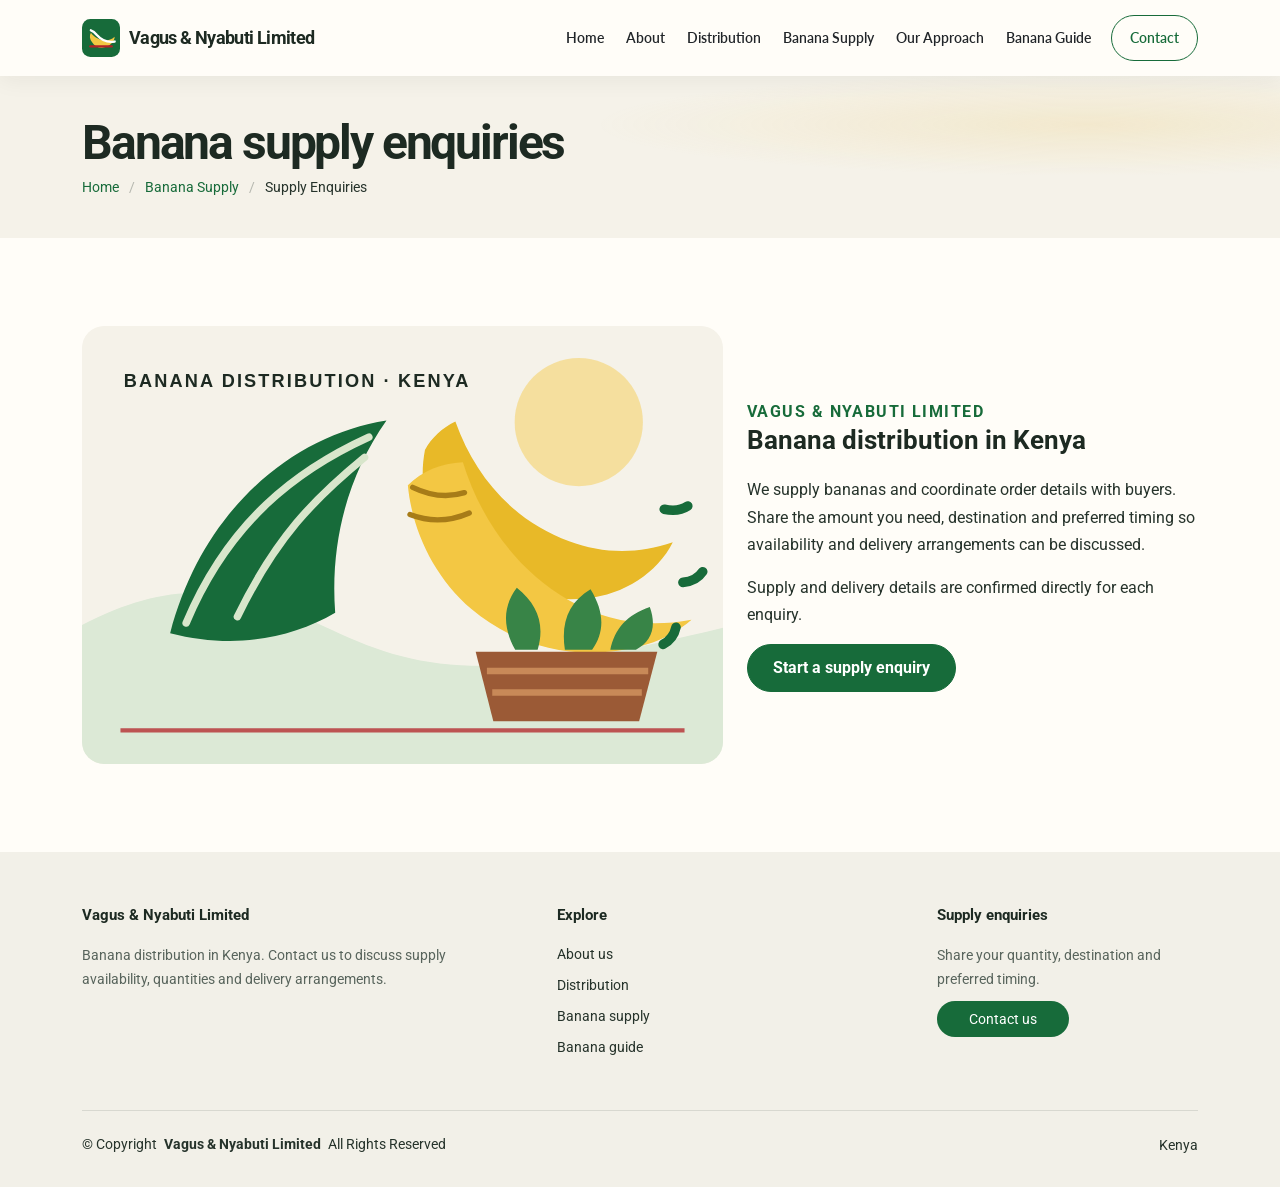
<file: Active/portfolio-details.html>
<!DOCTYPE html>
<html lang="en-KE">

<head>
  <meta charset="utf-8">
  <meta content="width=device-width, initial-scale=1.0" name="viewport">
  <title>Supply enquiries | Vagus &amp; Nyabuti Limited</title>
  <meta name="description" content="Banana supply details.">
  <meta name="keywords" content="Kenya, bananas, banana distribution, banana supply">

  <!-- Favicons -->
  <link href="assets/img/brand-mark.svg" rel="icon">
  <link href="assets/img/brand-mark.svg" rel="apple-touch-icon">

  <!-- Fonts -->
  <link href="https://fonts.googleapis.com" rel="preconnect">
  <link href="https://fonts.gstatic.com" rel="preconnect" crossorigin>
  <link href="https://fonts.googleapis.com/css2?family=Roboto:ital,wght@0,100;0,300;0,400;0,500;0,700;0,900;1,100;1,300;1,400;1,500;1,700;1,900&family=Lato:ital,wght@0,100;0,300;0,400;0,700;0,900;1,100;1,300;1,400;1,700;1,900&display=swap" rel="stylesheet">

  <!-- Vendor CSS Files -->
  <link href="assets/vendor/bootstrap/css/bootstrap.min.css" rel="stylesheet">
  <link href="assets/vendor/bootstrap-icons/bootstrap-icons.css" rel="stylesheet">
  <link href="assets/vendor/aos/aos.css" rel="stylesheet">
  <link href="assets/vendor/swiper/swiper-bundle.min.css" rel="stylesheet">
  <link href="assets/vendor/glightbox/css/glightbox.min.css" rel="stylesheet">

  <!-- Main CSS File -->
  <link href="assets/css/main.css" rel="stylesheet">

  <meta name="theme-color" content="#176b3a">
</head>

<body class="portfolio-details-page">

  <header id="header" class="header d-flex align-items-center sticky-top"><div class="container-fluid container-xl position-relative d-flex align-items-center justify-content-between"><a href="index.html" class="logo d-flex align-items-center"><img src="assets/img/brand-mark.svg" alt=""><span class="sitename">Vagus &amp; Nyabuti Limited</span></a><nav id="navmenu" class="navmenu"><ul><li><a href="index.html">Home</a></li><li><a href="about.html">About</a></li><li><a href="services.html">Distribution</a></li><li><a href="portfolio.html">Banana Supply</a></li><li><a href="team.html">Our Approach</a></li><li><a href="blog.html">Banana Guide</a></li><li><a href="contact.html">Contact</a></li></ul><i class="mobile-nav-toggle d-xl-none bi bi-list"></i></nav></div></header>

  <a class="skip-link" href="#main-content">Skip to content</a>
  <main class="main" id="main-content" tabindex="-1">
    <div class="page-title light-background"><div class="container"><h1>Banana supply enquiries</h1><nav class="breadcrumbs"><ol><li><a href="index.html">Home</a></li><li><a href="portfolio.html">Banana Supply</a></li><li class="current">Supply Enquiries</li></ol></nav></div></div><section class="portfolio-details section"><div class="container"><div class="row align-items-center gy-4"><div class="col-lg-7"><img src="assets/img/banana-harvest.svg" class="img-fluid rounded" alt="Banana harvest illustration"></div><div class="col-lg-5"><div class="portfolio-description"><span class="content-subtitle">Vagus &amp; Nyabuti Limited</span><h2>Banana distribution in Kenya</h2><p>We supply bananas and coordinate order details with buyers. Share the amount you need, destination and preferred timing so availability and delivery arrangements can be discussed.</p><p>Supply and delivery details are confirmed directly for each enquiry.</p><a href="contact.html" class="btn btn-get-started">Start a supply enquiry</a></div></div></div></div></section>
</main>

  <footer id="footer" class="footer light-background"><div class="container"><div class="row g-4"><div class="col-md-6 col-lg-5"><div class="widget"><h3 class="widget-heading">Vagus &amp; Nyabuti Limited</h3><p>Banana distribution in Kenya. Contact us to discuss supply availability, quantities and delivery arrangements.</p></div></div><div class="col-md-6 col-lg-4"><div class="widget"><h3 class="widget-heading">Explore</h3><ul class="list-unstyled"><li><a href="about.html">About us</a></li><li><a href="services.html">Distribution</a></li><li><a href="portfolio.html">Banana supply</a></li><li><a href="blog.html">Banana guide</a></li></ul></div></div><div class="col-md-6 col-lg-3"><div class="widget"><h3 class="widget-heading">Supply enquiries</h3><p>Share your quantity, destination and preferred timing.</p><a href="contact.html" class="btn-learn-more">Contact us</a></div></div></div><div class="copyright d-flex flex-column flex-md-row align-items-center justify-content-md-between"><p>© <span>Copyright</span> <strong class="px-1 sitename">Vagus &amp; Nyabuti Limited</strong> <span>All Rights Reserved</span></p><p class="mb-0">Kenya</p></div></div></footer>

  <!-- Scroll Top -->
  <a href="#" id="scroll-top" class="scroll-top d-flex align-items-center justify-content-center"><i class="bi bi-arrow-up-short"></i></a>

  <!-- Preloader -->
  <div id="preloader"></div>

  <!-- Vendor JS Files -->
  <script src="assets/vendor/bootstrap/js/bootstrap.bundle.min.js"></script>
  <script src="assets/vendor/php-email-form/validate.js"></script>
  <script src="assets/vendor/aos/aos.js"></script>
  <script src="assets/vendor/swiper/swiper-bundle.min.js"></script>
  <script src="assets/vendor/purecounter/purecounter_vanilla.js"></script>
  <script src="assets/vendor/glightbox/js/glightbox.min.js"></script>
  <script src="assets/vendor/imagesloaded/imagesloaded.pkgd.min.js"></script>
  <script src="assets/vendor/isotope-layout/isotope.pkgd.min.js"></script>

  <!-- Main JS File -->
  <script src="assets/js/main.js"></script>

</body>

</html>
</file>
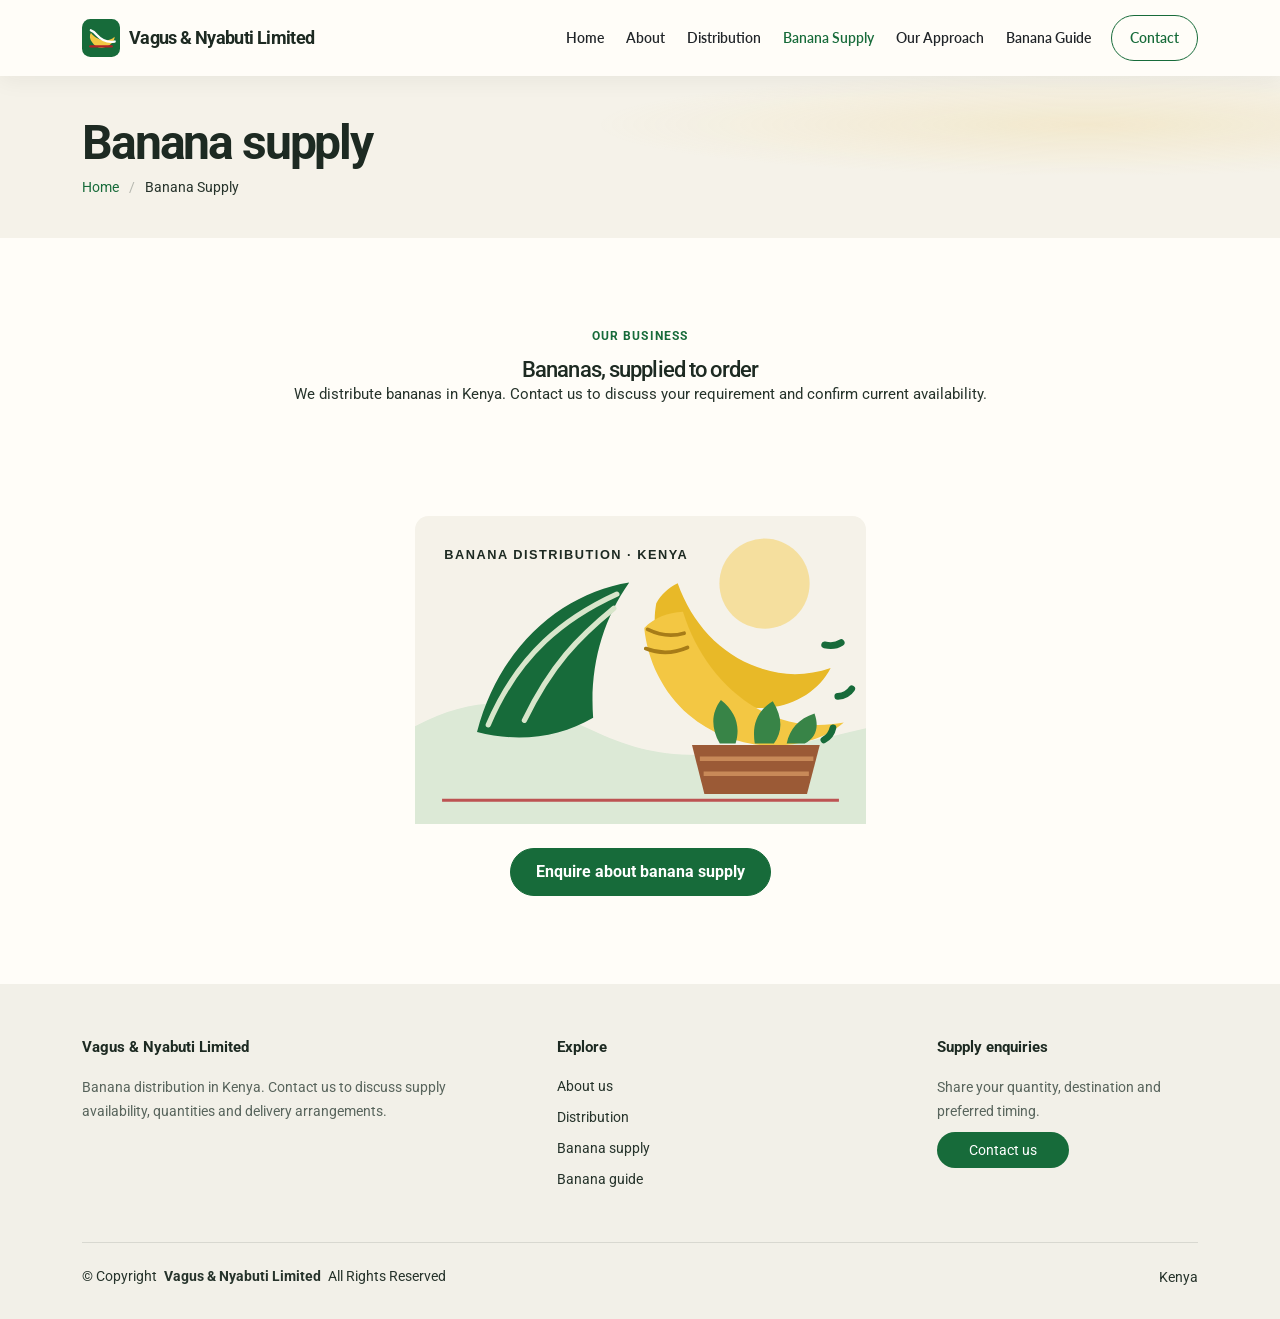
<file: Active/portfolio.html>
<!DOCTYPE html>
<html lang="en-KE">

<head>
  <meta charset="utf-8">
  <meta content="width=device-width, initial-scale=1.0" name="viewport">
  <title>Banana supply | Vagus &amp; Nyabuti Limited</title>
  <meta name="description" content="Banana supply and distribution.">
  <meta name="keywords" content="Kenya, bananas, banana distribution, banana supply">

  <!-- Favicons -->
  <link href="assets/img/brand-mark.svg" rel="icon">
  <link href="assets/img/brand-mark.svg" rel="apple-touch-icon">

  <!-- Fonts -->
  <link href="https://fonts.googleapis.com" rel="preconnect">
  <link href="https://fonts.gstatic.com" rel="preconnect" crossorigin>
  <link href="https://fonts.googleapis.com/css2?family=Roboto:ital,wght@0,100;0,300;0,400;0,500;0,700;0,900;1,100;1,300;1,400;1,500;1,700;1,900&family=Lato:ital,wght@0,100;0,300;0,400;0,700;0,900;1,100;1,300;1,400;1,700;1,900&display=swap" rel="stylesheet">

  <!-- Vendor CSS Files -->
  <link href="assets/vendor/bootstrap/css/bootstrap.min.css" rel="stylesheet">
  <link href="assets/vendor/bootstrap-icons/bootstrap-icons.css" rel="stylesheet">
  <link href="assets/vendor/aos/aos.css" rel="stylesheet">
  <link href="assets/vendor/swiper/swiper-bundle.min.css" rel="stylesheet">
  <link href="assets/vendor/glightbox/css/glightbox.min.css" rel="stylesheet">

  <!-- Main CSS File -->
  <link href="assets/css/main.css" rel="stylesheet">

  <meta name="theme-color" content="#176b3a">
</head>

<body class="portfolio-page">

  <header id="header" class="header d-flex align-items-center sticky-top"><div class="container-fluid container-xl position-relative d-flex align-items-center justify-content-between"><a href="index.html" class="logo d-flex align-items-center"><img src="assets/img/brand-mark.svg" alt=""><span class="sitename">Vagus &amp; Nyabuti Limited</span></a><nav id="navmenu" class="navmenu"><ul><li><a href="index.html">Home</a></li><li><a href="about.html">About</a></li><li><a href="services.html">Distribution</a></li><li><a href="portfolio.html" class="active">Banana Supply</a></li><li><a href="team.html">Our Approach</a></li><li><a href="blog.html">Banana Guide</a></li><li><a href="contact.html">Contact</a></li></ul><i class="mobile-nav-toggle d-xl-none bi bi-list"></i></nav></div></header>

  <a class="skip-link" href="#main-content">Skip to content</a>
  <main class="main" id="main-content" tabindex="-1">
    <div class="page-title light-background"><div class="container"><h1>Banana supply</h1><nav class="breadcrumbs"><ol><li><a href="index.html">Home</a></li><li class="current">Banana Supply</li></ol></nav></div></div><section class="portfolio section"><div class="container"><div class="section-title"><p>Our business</p><h2>Bananas, supplied to order</h2><p>We distribute bananas in Kenya. Contact us to discuss your requirement and confirm current availability.</p></div><div class="row gy-4 justify-content-center"><div class="col-lg-5"><div class="portfolio-item"><img src="assets/img/banana-harvest.svg" class="img-fluid" alt="Banana harvest illustration"><div class="portfolio-info"><h4>Banana distribution</h4><p>Supply enquiries for buyers in Kenya</p><a href="portfolio-details.html" class="details-link" aria-label="Banana supply details"><i class="bi bi-arrow-right"></i></a></div></div></div></div><div class="text-center mt-4"><a href="contact.html" class="btn btn-get-started">Enquire about banana supply</a></div></div></section>
</main>

  <footer id="footer" class="footer light-background"><div class="container"><div class="row g-4"><div class="col-md-6 col-lg-5"><div class="widget"><h3 class="widget-heading">Vagus &amp; Nyabuti Limited</h3><p>Banana distribution in Kenya. Contact us to discuss supply availability, quantities and delivery arrangements.</p></div></div><div class="col-md-6 col-lg-4"><div class="widget"><h3 class="widget-heading">Explore</h3><ul class="list-unstyled"><li><a href="about.html">About us</a></li><li><a href="services.html">Distribution</a></li><li><a href="portfolio.html">Banana supply</a></li><li><a href="blog.html">Banana guide</a></li></ul></div></div><div class="col-md-6 col-lg-3"><div class="widget"><h3 class="widget-heading">Supply enquiries</h3><p>Share your quantity, destination and preferred timing.</p><a href="contact.html" class="btn-learn-more">Contact us</a></div></div></div><div class="copyright d-flex flex-column flex-md-row align-items-center justify-content-md-between"><p>© <span>Copyright</span> <strong class="px-1 sitename">Vagus &amp; Nyabuti Limited</strong> <span>All Rights Reserved</span></p><p class="mb-0">Kenya</p></div></div></footer>

  <!-- Scroll Top -->
  <a href="#" id="scroll-top" class="scroll-top d-flex align-items-center justify-content-center"><i class="bi bi-arrow-up-short"></i></a>

  <!-- Preloader -->
  <div id="preloader"></div>

  <!-- Vendor JS Files -->
  <script src="assets/vendor/bootstrap/js/bootstrap.bundle.min.js"></script>
  <script src="assets/vendor/php-email-form/validate.js"></script>
  <script src="assets/vendor/aos/aos.js"></script>
  <script src="assets/vendor/swiper/swiper-bundle.min.js"></script>
  <script src="assets/vendor/purecounter/purecounter_vanilla.js"></script>
  <script src="assets/vendor/glightbox/js/glightbox.min.js"></script>
  <script src="assets/vendor/imagesloaded/imagesloaded.pkgd.min.js"></script>
  <script src="assets/vendor/isotope-layout/isotope.pkgd.min.js"></script>

  <!-- Main JS File -->
  <script src="assets/js/main.js"></script>

</body>

</html>
</file>
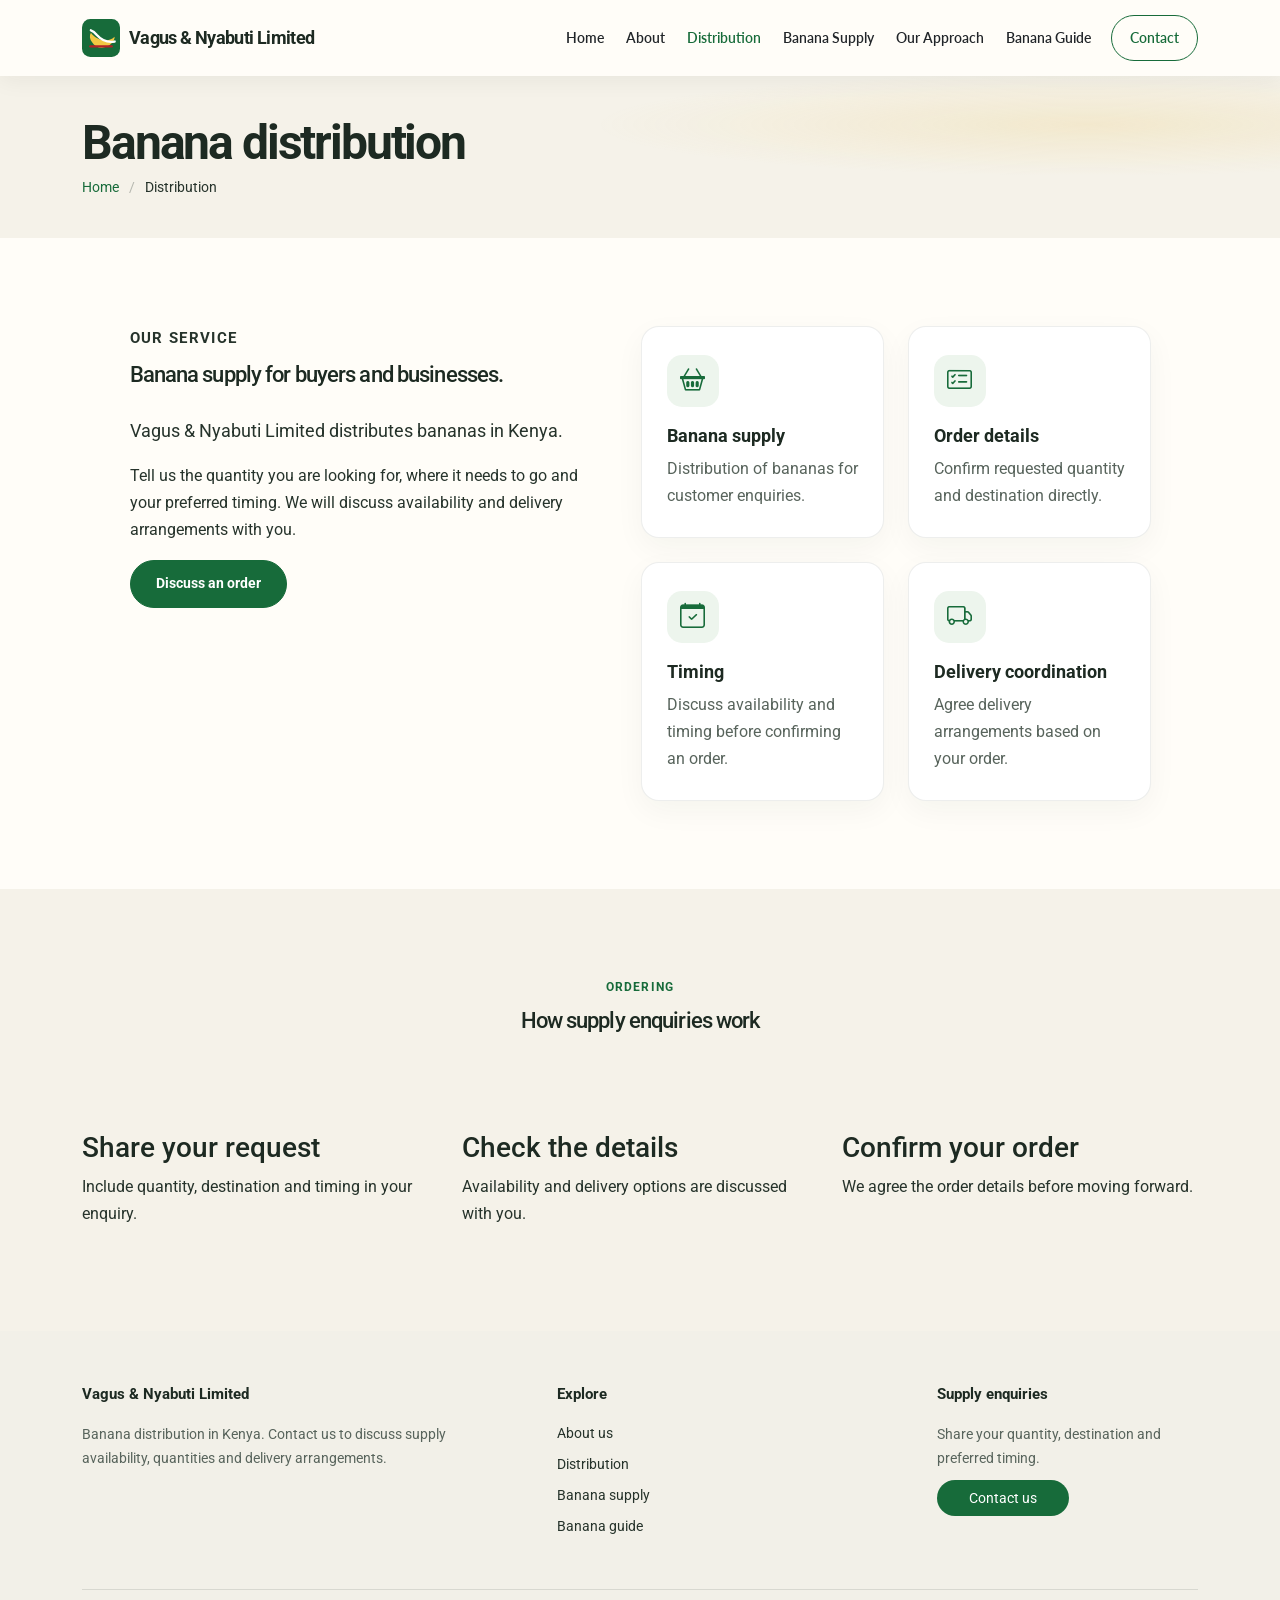
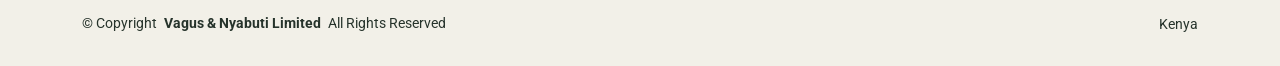
<file: Active/services.html>
<!DOCTYPE html>
<html lang="en-KE">

<head>
  <meta charset="utf-8">
  <meta content="width=device-width, initial-scale=1.0" name="viewport">
  <title>Distribution | Vagus &amp; Nyabuti Limited</title>
  <meta name="description" content="Banana distribution services.">
  <meta name="keywords" content="Kenya, bananas, banana distribution, banana supply">

  <!-- Favicons -->
  <link href="assets/img/brand-mark.svg" rel="icon">
  <link href="assets/img/brand-mark.svg" rel="apple-touch-icon">

  <!-- Fonts -->
  <link href="https://fonts.googleapis.com" rel="preconnect">
  <link href="https://fonts.gstatic.com" rel="preconnect" crossorigin>
  <link href="https://fonts.googleapis.com/css2?family=Roboto:ital,wght@0,100;0,300;0,400;0,500;0,700;0,900;1,100;1,300;1,400;1,500;1,700;1,900&family=Lato:ital,wght@0,100;0,300;0,400;0,700;0,900;1,100;1,300;1,400;1,700;1,900&display=swap" rel="stylesheet">

  <!-- Vendor CSS Files -->
  <link href="assets/vendor/bootstrap/css/bootstrap.min.css" rel="stylesheet">
  <link href="assets/vendor/bootstrap-icons/bootstrap-icons.css" rel="stylesheet">
  <link href="assets/vendor/aos/aos.css" rel="stylesheet">
  <link href="assets/vendor/swiper/swiper-bundle.min.css" rel="stylesheet">
  <link href="assets/vendor/glightbox/css/glightbox.min.css" rel="stylesheet">

  <!-- Main CSS File -->
  <link href="assets/css/main.css" rel="stylesheet">

  <meta name="theme-color" content="#176b3a">
</head>

<body class="services-page">

  <header id="header" class="header d-flex align-items-center sticky-top"><div class="container-fluid container-xl position-relative d-flex align-items-center justify-content-between"><a href="index.html" class="logo d-flex align-items-center"><img src="assets/img/brand-mark.svg" alt=""><span class="sitename">Vagus &amp; Nyabuti Limited</span></a><nav id="navmenu" class="navmenu"><ul><li><a href="index.html">Home</a></li><li><a href="about.html">About</a></li><li><a href="services.html" class="active">Distribution</a></li><li><a href="portfolio.html">Banana Supply</a></li><li><a href="team.html">Our Approach</a></li><li><a href="blog.html">Banana Guide</a></li><li><a href="contact.html">Contact</a></li></ul><i class="mobile-nav-toggle d-xl-none bi bi-list"></i></nav></div></header>

  <a class="skip-link" href="#main-content">Skip to content</a>
  <main class="main" id="main-content" tabindex="-1">
    <div class="page-title light-background"><div class="container"><h1>Banana distribution</h1><nav class="breadcrumbs"><ol><li><a href="index.html">Home</a></li><li class="current">Distribution</li></ol></nav></div></div><section class="services-2 section"><div class="container"><div class="row justify-content-center gy-4"><div class="col-md-5"><span class="content-subtitle">Our service</span><h2 class="content-title">Banana supply for buyers and businesses.</h2><p class="lead">Vagus &amp; Nyabuti Limited distributes bananas in Kenya.</p><p>Tell us the quantity you are looking for, where it needs to go and your preferred timing. We will discuss availability and delivery arrangements with you.</p><a href="contact.html" class="btn btn-get-started">Discuss an order</a></div><div class="col-md-6 ps-lg-5"><div class="row gy-4"><div class="col-sm-6"><div class="services-item"><div class="services-icon"><i class="bi bi-basket2"></i></div><h3>Banana supply</h3><p>Distribution of bananas for customer enquiries.</p></div></div><div class="col-sm-6"><div class="services-item"><div class="services-icon"><i class="bi bi-card-checklist"></i></div><h3>Order details</h3><p>Confirm requested quantity and destination directly.</p></div></div><div class="col-sm-6"><div class="services-item"><div class="services-icon"><i class="bi bi-calendar-check"></i></div><h3>Timing</h3><p>Discuss availability and timing before confirming an order.</p></div></div><div class="col-sm-6"><div class="services-item"><div class="services-icon"><i class="bi bi-truck"></i></div><h3>Delivery coordination</h3><p>Agree delivery arrangements based on your order.</p></div></div></div></div></div></div></section><section class="about-2 section light-background"><div class="container"><div class="section-title"><p>Ordering</p><h2>How supply enquiries work</h2></div><div class="row gy-4"><div class="col-md-4"><h3>Share your request</h3><p>Include quantity, destination and timing in your enquiry.</p></div><div class="col-md-4"><h3>Check the details</h3><p>Availability and delivery options are discussed with you.</p></div><div class="col-md-4"><h3>Confirm your order</h3><p>We agree the order details before moving forward.</p></div></div></div></section>
</main>

  <footer id="footer" class="footer light-background"><div class="container"><div class="row g-4"><div class="col-md-6 col-lg-5"><div class="widget"><h3 class="widget-heading">Vagus &amp; Nyabuti Limited</h3><p>Banana distribution in Kenya. Contact us to discuss supply availability, quantities and delivery arrangements.</p></div></div><div class="col-md-6 col-lg-4"><div class="widget"><h3 class="widget-heading">Explore</h3><ul class="list-unstyled"><li><a href="about.html">About us</a></li><li><a href="services.html">Distribution</a></li><li><a href="portfolio.html">Banana supply</a></li><li><a href="blog.html">Banana guide</a></li></ul></div></div><div class="col-md-6 col-lg-3"><div class="widget"><h3 class="widget-heading">Supply enquiries</h3><p>Share your quantity, destination and preferred timing.</p><a href="contact.html" class="btn-learn-more">Contact us</a></div></div></div><div class="copyright d-flex flex-column flex-md-row align-items-center justify-content-md-between"><p>© <span>Copyright</span> <strong class="px-1 sitename">Vagus &amp; Nyabuti Limited</strong> <span>All Rights Reserved</span></p><p class="mb-0">Kenya</p></div></div></footer>

  <!-- Scroll Top -->
  <a href="#" id="scroll-top" class="scroll-top d-flex align-items-center justify-content-center"><i class="bi bi-arrow-up-short"></i></a>

  <!-- Preloader -->
  <div id="preloader"></div>

  <!-- Vendor JS Files -->
  <script src="assets/vendor/bootstrap/js/bootstrap.bundle.min.js"></script>
  <script src="assets/vendor/php-email-form/validate.js"></script>
  <script src="assets/vendor/aos/aos.js"></script>
  <script src="assets/vendor/swiper/swiper-bundle.min.js"></script>
  <script src="assets/vendor/purecounter/purecounter_vanilla.js"></script>
  <script src="assets/vendor/glightbox/js/glightbox.min.js"></script>
  <script src="assets/vendor/imagesloaded/imagesloaded.pkgd.min.js"></script>
  <script src="assets/vendor/isotope-layout/isotope.pkgd.min.js"></script>

  <!-- Main JS File -->
  <script src="assets/js/main.js"></script>

</body>

</html>
</file>
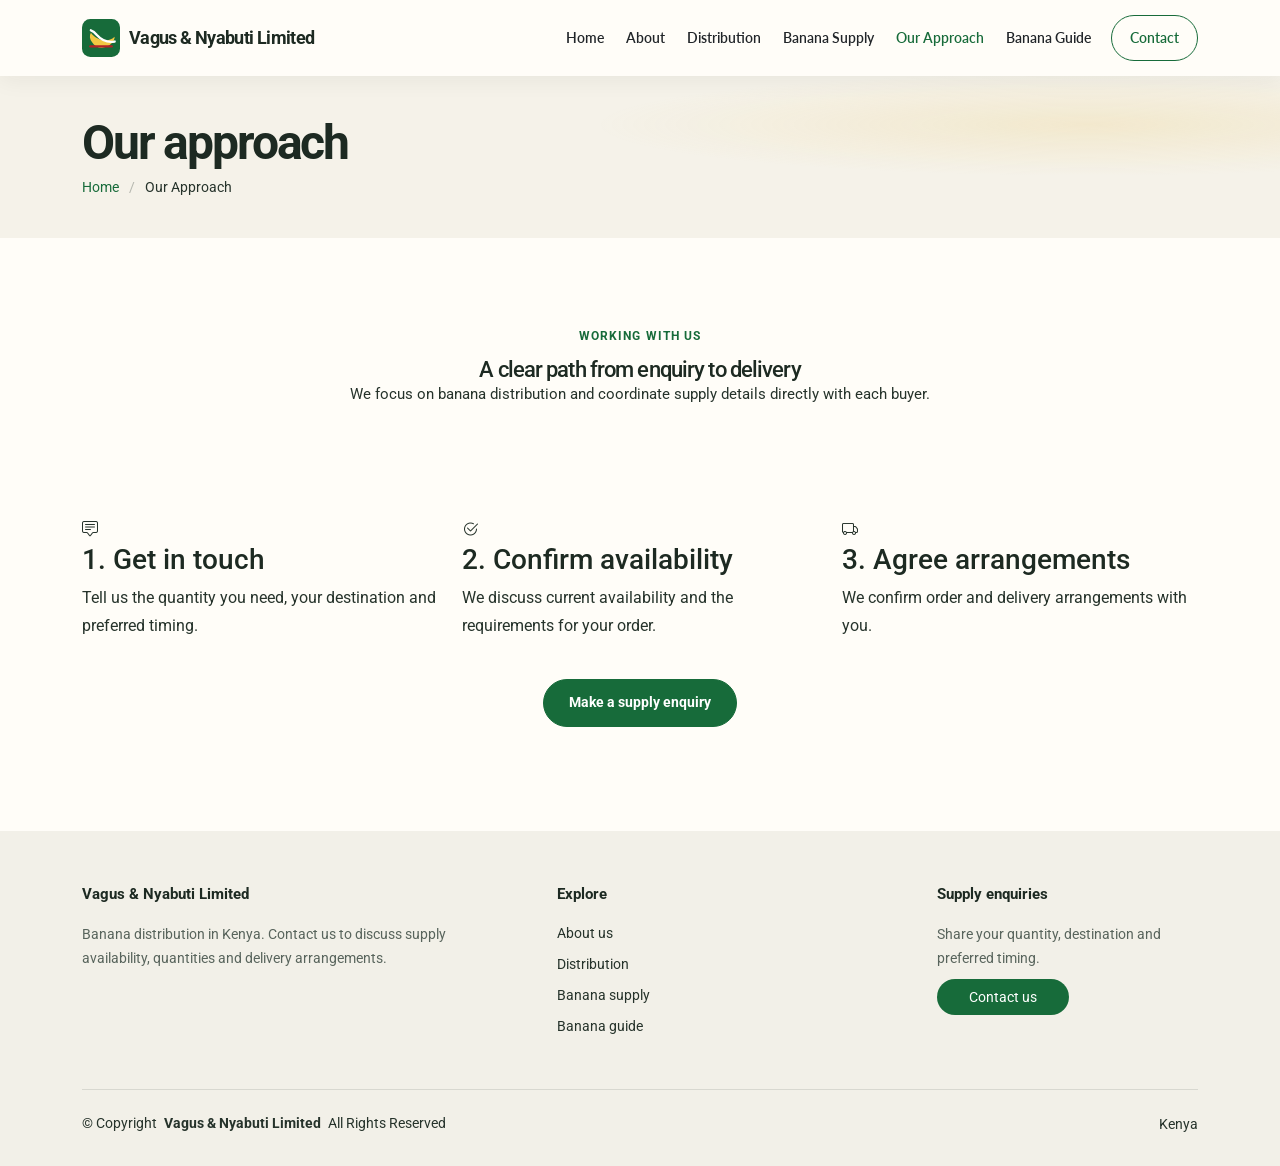
<file: Active/team.html>
<!DOCTYPE html>
<html lang="en-KE">

<head>
  <meta charset="utf-8">
  <meta content="width=device-width, initial-scale=1.0" name="viewport">
  <title>Our approach | Vagus &amp; Nyabuti Limited</title>
  <meta name="description" content="How our banana distribution works.">
  <meta name="keywords" content="Kenya, bananas, banana distribution, banana supply">

  <!-- Favicons -->
  <link href="assets/img/brand-mark.svg" rel="icon">
  <link href="assets/img/brand-mark.svg" rel="apple-touch-icon">

  <!-- Fonts -->
  <link href="https://fonts.googleapis.com" rel="preconnect">
  <link href="https://fonts.gstatic.com" rel="preconnect" crossorigin>
  <link href="https://fonts.googleapis.com/css2?family=Roboto:ital,wght@0,100;0,300;0,400;0,500;0,700;0,900;1,100;1,300;1,400;1,500;1,700;1,900&family=Lato:ital,wght@0,100;0,300;0,400;0,700;0,900;1,100;1,300;1,400;1,700;1,900&display=swap" rel="stylesheet">

  <!-- Vendor CSS Files -->
  <link href="assets/vendor/bootstrap/css/bootstrap.min.css" rel="stylesheet">
  <link href="assets/vendor/bootstrap-icons/bootstrap-icons.css" rel="stylesheet">
  <link href="assets/vendor/aos/aos.css" rel="stylesheet">
  <link href="assets/vendor/swiper/swiper-bundle.min.css" rel="stylesheet">
  <link href="assets/vendor/glightbox/css/glightbox.min.css" rel="stylesheet">

  <!-- Main CSS File -->
  <link href="assets/css/main.css" rel="stylesheet">

  <meta name="theme-color" content="#176b3a">
</head>

<body class="team-page">

  <header id="header" class="header d-flex align-items-center sticky-top"><div class="container-fluid container-xl position-relative d-flex align-items-center justify-content-between"><a href="index.html" class="logo d-flex align-items-center"><img src="assets/img/brand-mark.svg" alt=""><span class="sitename">Vagus &amp; Nyabuti Limited</span></a><nav id="navmenu" class="navmenu"><ul><li><a href="index.html">Home</a></li><li><a href="about.html">About</a></li><li><a href="services.html">Distribution</a></li><li><a href="portfolio.html">Banana Supply</a></li><li><a href="team.html" class="active">Our Approach</a></li><li><a href="blog.html">Banana Guide</a></li><li><a href="contact.html">Contact</a></li></ul><i class="mobile-nav-toggle d-xl-none bi bi-list"></i></nav></div></header>

  <a class="skip-link" href="#main-content">Skip to content</a>
  <main class="main" id="main-content" tabindex="-1">
    <div class="page-title light-background"><div class="container"><h1>Our approach</h1><nav class="breadcrumbs"><ol><li><a href="index.html">Home</a></li><li class="current">Our Approach</li></ol></nav></div></div><section class="about-2 section"><div class="container"><div class="section-title"><p>Working with us</p><h2>A clear path from enquiry to delivery</h2><p>We focus on banana distribution and coordinate supply details directly with each buyer.</p></div><div class="row gy-4"><div class="col-md-4"><div class="services-item"><div class="services-icon"><i class="bi bi-chat-square-text"></i></div><h3>1. Get in touch</h3><p>Tell us the quantity you need, your destination and preferred timing.</p></div></div><div class="col-md-4"><div class="services-item"><div class="services-icon"><i class="bi bi-check2-circle"></i></div><h3>2. Confirm availability</h3><p>We discuss current availability and the requirements for your order.</p></div></div><div class="col-md-4"><div class="services-item"><div class="services-icon"><i class="bi bi-truck"></i></div><h3>3. Agree arrangements</h3><p>We confirm order and delivery arrangements with you.</p></div></div></div><p class="text-center mt-4"><a href="contact.html" class="btn btn-get-started">Make a supply enquiry</a></p></div></section>
</main>

  <footer id="footer" class="footer light-background"><div class="container"><div class="row g-4"><div class="col-md-6 col-lg-5"><div class="widget"><h3 class="widget-heading">Vagus &amp; Nyabuti Limited</h3><p>Banana distribution in Kenya. Contact us to discuss supply availability, quantities and delivery arrangements.</p></div></div><div class="col-md-6 col-lg-4"><div class="widget"><h3 class="widget-heading">Explore</h3><ul class="list-unstyled"><li><a href="about.html">About us</a></li><li><a href="services.html">Distribution</a></li><li><a href="portfolio.html">Banana supply</a></li><li><a href="blog.html">Banana guide</a></li></ul></div></div><div class="col-md-6 col-lg-3"><div class="widget"><h3 class="widget-heading">Supply enquiries</h3><p>Share your quantity, destination and preferred timing.</p><a href="contact.html" class="btn-learn-more">Contact us</a></div></div></div><div class="copyright d-flex flex-column flex-md-row align-items-center justify-content-md-between"><p>© <span>Copyright</span> <strong class="px-1 sitename">Vagus &amp; Nyabuti Limited</strong> <span>All Rights Reserved</span></p><p class="mb-0">Kenya</p></div></div></footer>

  <!-- Scroll Top -->
  <a href="#" id="scroll-top" class="scroll-top d-flex align-items-center justify-content-center"><i class="bi bi-arrow-up-short"></i></a>

  <!-- Preloader -->
  <div id="preloader"></div>

  <!-- Vendor JS Files -->
  <script src="assets/vendor/bootstrap/js/bootstrap.bundle.min.js"></script>
  <script src="assets/vendor/php-email-form/validate.js"></script>
  <script src="assets/vendor/aos/aos.js"></script>
  <script src="assets/vendor/swiper/swiper-bundle.min.js"></script>
  <script src="assets/vendor/purecounter/purecounter_vanilla.js"></script>
  <script src="assets/vendor/glightbox/js/glightbox.min.js"></script>
  <script src="assets/vendor/imagesloaded/imagesloaded.pkgd.min.js"></script>
  <script src="assets/vendor/isotope-layout/isotope.pkgd.min.js"></script>

  <!-- Main JS File -->
  <script src="assets/js/main.js"></script>

</body>

</html>
</file>
<file: Active/assets/css/main.css>
/**
* Template Name: Active
* Template URL: https://bootstrapmade.com/active-bootstrap-website-template/
* Updated: Aug 07 2024 with Bootstrap v5.3.3
* Author: BootstrapMade.com
* License: https://bootstrapmade.com/license/
*/

/*--------------------------------------------------------------
# Font & Color Variables
# Help: https://bootstrapmade.com/color-system/
--------------------------------------------------------------*/
/* Fonts */
:root {
  --default-font: "Roboto",  system-ui, -apple-system, "Segoe UI", Roboto, "Helvetica Neue", Arial, "Noto Sans", "Liberation Sans", sans-serif, "Apple Color Emoji", "Segoe UI Emoji", "Segoe UI Symbol", "Noto Color Emoji";
  --heading-font: "Roboto",  sans-serif;
  --nav-font: "Lato",  sans-serif;
}

/* Global Colors - The following color variables are used throughout the website. Updating them here will change the color scheme of the entire website */
:root { 
  --background-color: #fffdf8; /* Warm, produce-inspired page background */
  --default-color: #26332b; /* Default color used for the majority of the text content */
  --heading-color: #1d2a22; /* Color for headings, subheadings and title throughout the website */
  --accent-color: #176b3a; /* Kenyan green for buttons, links, and other calls to action */
  --surface-color: #ffffff; /* Surface color for cards and other grouped content */
  --contrast-color: #ffffff; /* Contrast color for text, ensuring readability against backgrounds of accent, heading, or default colors. */
}

/* Nav Menu Colors - The following color variables are used specifically for the navigation menu. They are separate from the global colors to allow for more customization options */
:root {
  --nav-color: #212529;  /* The default color of the main navmenu links */
  --nav-hover-color: #b32126; /* Applied to main navmenu links when they are hovered over or active */
  --nav-mobile-background-color: #ffffff; /* Used as the background color for mobile navigation menu */
  --nav-dropdown-background-color: #ffffff; /* Used as the background color for dropdown items that appear when hovering over primary navigation items */
  --nav-dropdown-color: #212529; /* Used for navigation links of the dropdown items in the navigation menu. */
  --nav-dropdown-hover-color: #b32126; /* Similar to --nav-hover-color, this color is applied to dropdown navigation links when they are hovered over. */
}

/* Color Presets - These classes override global colors when applied to any section or element, providing reuse of the sam color scheme. */

.light-background {
  --background-color: #f5f2e9;
  --surface-color: #ffffff;
}

.dark-background {
  --background-color: #060606;
  --default-color: #ffffff;
  --heading-color: #ffffff;
  --surface-color: #252525;
  --contrast-color: #ffffff;
}

/* Smooth scroll */
:root {
  scroll-behavior: smooth;
}

/*--------------------------------------------------------------
# General Styling & Shared Classes
--------------------------------------------------------------*/
body {
  color: var(--default-color);
  background-color: var(--background-color);
  font-family: var(--default-font);
}

a {
  color: var(--accent-color);
  text-decoration: none;
  transition: 0.3s;
}

a:hover {
  color: color-mix(in srgb, var(--accent-color), transparent 25%);
  text-decoration: none;
}

h1,
h2,
h3,
h4,
h5,
h6 {
  color: var(--heading-color);
  font-family: var(--heading-font);
}

/* PHP Email Form Messages
------------------------------*/
.php-email-form .error-message {
  display: none;
  background: #df1529;
  color: #ffffff;
  text-align: left;
  padding: 15px;
  margin-bottom: 24px;
  font-weight: 600;
}

.php-email-form .sent-message {
  display: none;
  color: #ffffff;
  background: #059652;
  text-align: center;
  padding: 15px;
  margin-bottom: 24px;
  font-weight: 600;
}

.php-email-form .loading {
  display: none;
  background: var(--surface-color);
  text-align: center;
  padding: 15px;
  margin-bottom: 24px;
}

.php-email-form .loading:before {
  content: "";
  display: inline-block;
  border-radius: 50%;
  width: 24px;
  height: 24px;
  margin: 0 10px -6px 0;
  border: 3px solid var(--accent-color);
  border-top-color: var(--surface-color);
  animation: php-email-form-loading 1s linear infinite;
}

@keyframes php-email-form-loading {
  0% {
    transform: rotate(0deg);
  }

  100% {
    transform: rotate(360deg);
  }
}

/*--------------------------------------------------------------
# Global Header
--------------------------------------------------------------*/
.header {
  color: var(--default-color);
  background-color: var(--background-color);
  padding: 20px 0;
  transition: all 0.5s;
  z-index: 997;
}

.header .logo {
  line-height: 1;
}

.header .logo img {
  max-height: 32px;
  margin-right: 8px;
}

.header .logo .sitename {
  font-size: 30px;
  margin: 0;
  font-weight: 300;
  color: var(--heading-color);
}

.scrolled .header {
  box-shadow: 0px 0 18px rgba(0, 0, 0, 0.1);
}

/*--------------------------------------------------------------
# Navigation Menu
--------------------------------------------------------------*/
/* Navmenu - Desktop */
@media (min-width: 1200px) {
  .navmenu {
    padding: 0;
  }

  .navmenu ul {
    margin: 0;
    padding: 0;
    display: flex;
    list-style: none;
    align-items: center;
  }

  .navmenu li {
    position: relative;
  }

  .navmenu a,
  .navmenu a:focus {
    color: var(--nav-color);
    padding: 18px 15px;
    font-size: 16px;
    font-family: var(--nav-font);
    font-weight: 400;
    display: flex;
    align-items: center;
    justify-content: space-between;
    white-space: nowrap;
    transition: 0.3s;
  }

  .navmenu a i,
  .navmenu a:focus i {
    font-size: 12px;
    line-height: 0;
    margin-left: 5px;
    transition: 0.3s;
  }

  .navmenu li:last-child a {
    padding-right: 0;
  }

  .navmenu li:hover>a,
  .navmenu .active,
  .navmenu .active:focus {
    color: var(--nav-hover-color);
  }

  .navmenu .dropdown ul {
    margin: 0;
    padding: 10px 0;
    background: var(--nav-dropdown-background-color);
    display: block;
    position: absolute;
    visibility: hidden;
    left: 14px;
    top: 130%;
    opacity: 0;
    transition: 0.3s;
    border-radius: 4px;
    z-index: 99;
    box-shadow: 0px 0px 30px rgba(0, 0, 0, 0.1);
  }

  .navmenu .dropdown ul li {
    min-width: 200px;
  }

  .navmenu .dropdown ul a {
    padding: 10px 20px;
    font-size: 15px;
    text-transform: none;
    color: var(--nav-dropdown-color);
  }

  .navmenu .dropdown ul a i {
    font-size: 12px;
  }

  .navmenu .dropdown ul a:hover,
  .navmenu .dropdown ul .active:hover,
  .navmenu .dropdown ul li:hover>a {
    color: var(--nav-dropdown-hover-color);
  }

  .navmenu .dropdown:hover>ul {
    opacity: 1;
    top: 100%;
    visibility: visible;
  }

  .navmenu .dropdown .dropdown ul {
    top: 0;
    left: -90%;
    visibility: hidden;
  }

  .navmenu .dropdown .dropdown:hover>ul {
    opacity: 1;
    top: 0;
    left: -100%;
    visibility: visible;
  }
}

/* Navmenu - Mobile */
@media (max-width: 1199px) {
  .mobile-nav-toggle {
    color: var(--nav-color);
    font-size: 28px;
    line-height: 0;
    margin-right: 10px;
    cursor: pointer;
    transition: color 0.3s;
  }

  .navmenu {
    padding: 0;
    z-index: 9997;
  }

  .navmenu ul {
    display: none;
    list-style: none;
    position: absolute;
    inset: 60px 20px 20px 20px;
    padding: 10px 0;
    margin: 0;
    border-radius: 6px;
    background-color: var(--nav-mobile-background-color);
    overflow-y: auto;
    transition: 0.3s;
    z-index: 9998;
    box-shadow: 0px 0px 30px rgba(0, 0, 0, 0.1);
  }

  .navmenu a,
  .navmenu a:focus {
    color: var(--nav-color);
    padding: 10px 20px;
    font-family: var(--nav-font);
    font-size: 17px;
    font-weight: 500;
    display: flex;
    align-items: center;
    justify-content: space-between;
    white-space: nowrap;
    transition: 0.3s;
  }

  .navmenu a i,
  .navmenu a:focus i {
    font-size: 12px;
    line-height: 0;
    margin-left: 5px;
    width: 30px;
    height: 30px;
    display: flex;
    align-items: center;
    justify-content: center;
    border-radius: 50%;
    transition: 0.3s;
    background-color: color-mix(in srgb, var(--accent-color), transparent 90%);
  }

  .navmenu a i:hover,
  .navmenu a:focus i:hover {
    background-color: var(--accent-color);
    color: var(--contrast-color);
  }

  .navmenu a:hover,
  .navmenu .active,
  .navmenu .active:focus {
    color: var(--nav-hover-color);
  }

  .navmenu .active i,
  .navmenu .active:focus i {
    background-color: var(--accent-color);
    color: var(--contrast-color);
    transform: rotate(180deg);
  }

  .navmenu .dropdown ul {
    position: static;
    display: none;
    z-index: 99;
    padding: 10px 0;
    margin: 10px 20px;
    background-color: var(--nav-dropdown-background-color);
    border: 1px solid color-mix(in srgb, var(--default-color), transparent 90%);
    box-shadow: none;
    transition: all 0.5s ease-in-out;
  }

  .navmenu .dropdown ul ul {
    background-color: rgba(33, 37, 41, 0.1);
  }

  .navmenu .dropdown ul a {
    color: var(--nav-dropdown-color);
  }

  .navmenu .dropdown ul a:hover,
  .navmenu .dropdown ul .active:hover,
  .navmenu .dropdown ul li:hover>a {
    color: var(--nav-dropdown-hover-color);
  }

  .navmenu .dropdown>.dropdown-active {
    display: block;
    background-color: rgba(33, 37, 41, 0.03);
  }

  .mobile-nav-active {
    overflow: hidden;
  }

  .mobile-nav-active .mobile-nav-toggle {
    color: #fff;
    position: absolute;
    font-size: 32px;
    top: 15px;
    right: 15px;
    margin-right: 0;
    z-index: 9999;
  }

  .mobile-nav-active .navmenu {
    position: fixed;
    overflow: hidden;
    inset: 0;
    background: rgba(33, 37, 41, 0.8);
    transition: 0.3s;
  }

  .mobile-nav-active .navmenu>ul {
    display: block;
  }
}

/*--------------------------------------------------------------
# Global Footer
--------------------------------------------------------------*/
.footer {
  background-color: var(--background-color);
  color: var(--default-color);
  padding: 60px 0;
  font-size: 14px;
  border-top: 1px solid color-mix(in srgb, var(--default-color), transparent 80%);
}

.footer a {
  color: var(--default-color) !important;
}

.footer a:hover {
  color: var(--accent-color);
}

.footer .copyright {
  margin-top: 50px;
  position: relative;
  padding-top: 20px;
  border-top: 1px solid color-mix(in srgb, var(--default-color), transparent 80%);
}

.footer .copyright p,
.footer .copyright .credits {
  margin: 2px 0;
}

.footer .btn-learn-more {
  background-color: var(--accent-color);
  border-radius: 30px;
  padding: 8px 30px;
  border: 2px solid transparent;
  transition: 0.3s all ease-in-out;
  font-size: 14px;
  color: var(--contrast-color) !important;
}

.footer .btn-learn-more:hover {
  border-color: var(--accent-color);
  background-color: transparent;
  color: var(--accent-color) !important;
}

.footer .widget .widget-heading {
  font-size: 15px;
  color: var(--heading-color);
  margin-bottom: 20px;
}

.footer .widget ul li {
  margin-bottom: 10px;
  line-height: 1.5;
}

.footer .widget ul li a {
  color: color-mix(in srgb, var(--heading-color), transparent 50%);
}

.footer .widget ul li a:hover {
  text-decoration: none;
  color: var(--heading-color);
}

.footer .widget .footer-blog-entry .date {
  color: color-mix(in srgb, var(--default-color), transparent 50%);
  font-size: 12px;
}

.footer .social-icons li {
  display: inline-block;
}

.footer .social-icons li a {
  display: inline-block;
  width: 40px;
  height: 40px;
  position: relative;
  border-radius: 50%;
  background: color-mix(in srgb, var(--default-color), transparent 90%);
}

.footer .social-icons li a span {
  color: color-mix(in srgb, var(--heading-color), transparent 0%);
  position: absolute;
  top: 50%;
  left: 50%;
  transform: translate(-50%, -50%);
  transition: 0.3s all ease-in-out;
}

.footer .social-icons li a:hover {
  background: var(--accent-color);
}

.footer .social-icons li a:hover span {
  color: var(--contrast-color);
}

.footer .social-icons li:first-child a {
  padding-left: 0;
}

.footer .footer-subscribe form {
  position: relative;
}

.footer .footer-subscribe .form-control {
  font-size: 14px;
  height: 42px;
  border: 2px solid color-mix(in srgb, var(--default-color), transparent 40%);
  background: none;
  color: var(--heading-color);
  padding-right: 40px;
}

.footer .footer-subscribe .form-control:focus {
  border-color: color-mix(in srgb, var(--default-color), transparent 10%);
  box-shadow: none;
}

.footer .footer-subscribe .form-control::placeholder {
  color: color-mix(in srgb, var(--heading-color), transparent 60%);
}

.footer .footer-subscribe .btn-link {
  padding: 0;
  margin: 0;
  font-size: 1.5rem;
  background-color: none;
  border-color: none;
  position: absolute;
  line-height: 0;
  color: color-mix(in srgb, var(--heading-color), transparent 20%);
  top: 20px;
  right: 10px;
  transform: translateY(-50%) rotate(0deg);
}

.footer .footer-subscribe .btn-link:hover,
.footer .footer-subscribe .btn-link:focus,
.footer .footer-subscribe .btn-link:active {
  text-decoration: none;
}

/*--------------------------------------------------------------
# Preloader
--------------------------------------------------------------*/
#preloader {
  position: fixed;
  inset: 0;
  z-index: 999999;
  overflow: hidden;
  background: var(--background-color);
  transition: all 0.6s ease-out;
}

#preloader:before {
  content: "";
  position: fixed;
  top: calc(50% - 30px);
  left: calc(50% - 30px);
  border: 6px solid #ffffff;
  border-color: var(--accent-color) transparent var(--accent-color) transparent;
  border-radius: 50%;
  width: 60px;
  height: 60px;
  animation: animate-preloader 1.5s linear infinite;
}

@keyframes animate-preloader {
  0% {
    transform: rotate(0deg);
  }

  100% {
    transform: rotate(360deg);
  }
}

/*--------------------------------------------------------------
# Scroll Top Button
--------------------------------------------------------------*/
.scroll-top {
  position: fixed;
  visibility: hidden;
  opacity: 0;
  right: 15px;
  bottom: 15px;
  z-index: 99999;
  background-color: var(--accent-color);
  width: 40px;
  height: 40px;
  border-radius: 4px;
  transition: all 0.4s;
}

.scroll-top i {
  font-size: 24px;
  color: var(--contrast-color);
  line-height: 0;
}

.scroll-top:hover {
  background-color: color-mix(in srgb, var(--accent-color), transparent 20%);
  color: var(--contrast-color);
}

.scroll-top.active {
  visibility: visible;
  opacity: 1;
}

/*--------------------------------------------------------------
# Disable aos animation delay on mobile devices
--------------------------------------------------------------*/
@media screen and (max-width: 768px) {
  [data-aos-delay] {
    transition-delay: 0 !important;
  }
}

/*--------------------------------------------------------------
# Global Page Titles & Breadcrumbs
--------------------------------------------------------------*/
.page-title {
  color: var(--default-color);
  background-color: var(--background-color);
  padding: 20px 0;
  position: relative;
}

.page-title h1 {
  font-size: 24px;
  font-weight: 300;
  margin: 0 0 5px 0;
}

.page-title .breadcrumbs ol {
  display: flex;
  flex-wrap: wrap;
  list-style: none;
  padding: 0;
  margin: 0;
  font-size: 14px;
  font-weight: 400;
}

.page-title .breadcrumbs ol li+li {
  padding-left: 10px;
}

.page-title .breadcrumbs ol li+li::before {
  content: "/";
  display: inline-block;
  padding-right: 10px;
  color: color-mix(in srgb, var(--default-color), transparent 70%);
}

/*--------------------------------------------------------------
# Global Sections
--------------------------------------------------------------*/
section,
.section {
  color: var(--default-color);
  background-color: var(--background-color);
  padding: 60px 0;
  scroll-margin-top: 100px;
  overflow: clip;
}

@media (max-width: 1199px) {

  section,
  .section {
    scroll-margin-top: 66px;
  }
}

/*--------------------------------------------------------------
# Global Section Titles
--------------------------------------------------------------*/
.section-title {
  text-align: center;
  padding-bottom: 60px;
  position: relative;
}

.section-title h2 {
  font-size: 22px;
  font-weight: 500;
  margin-bottom: 0;
}

.section-title p {
  font-size: 15px;
  margin-bottom: 10px;
}

/*--------------------------------------------------------------
# About Section
--------------------------------------------------------------*/
.about .btn-get-started {
  background-color: var(--accent-color);
  color: var(--contrast-color);
  border-radius: 30px;
  padding: 8px 30px;
  border: 2px solid transparent;
  transition: 0.3s all ease-in-out;
  font-size: 14px;
}

.about .btn-get-started:hover {
  border-color: var(--accent-color);
  background-color: transparent;
  color: var(--accent-color);
}

.about h1 {
  color: var(--heading-color);
  font-size: 30px;
}

.about p {
  line-height: 1.7;
  color: var(--default-color);
}

.about .swiper-pagination {
  position: absolute;
  bottom: 30px;
}

.about .swiper-pagination .swiper-pagination-bullet {
  margin: 0 5px;
  background: #ffffff;
  opacity: 0.3;
}

.about .swiper-pagination .swiper-pagination-bullet.swiper-pagination-bullet-active {
  background: var(--accent-color);
  opacity: 1;
}

.about .section-subtitle {
  font-size: 15px;
  margin-bottom: 10px;
  display: block;
  color: var(--default-color);
}

/*--------------------------------------------------------------
# About 2 Section
--------------------------------------------------------------*/
.about-2 .content {
  background-color: var(--surface-color);
  padding-top: 50px;
  padding-bottom: 50px;
}

.about-2 .content-subtitle {
  font-size: 15px;
  margin-bottom: 10px;
  display: block;
  color: var(--default-color);
}

.about-2 .content-title {
  color: var(--heading-color);
  font-size: 22px;
  margin-bottom: 30px;
}

.about-2 p {
  line-height: 1.7;
  color: var(--default-color);
}

.about-2 .btn-get-started {
  background-color: var(--accent-color);
  color: var(--contrast-color);
  border-radius: 30px;
  padding: 8px 30px;
  border: 2px solid transparent;
  transition: 0.3s all ease-in-out;
  font-size: 14px;
}

.about-2 .btn-get-started:hover {
  border-color: var(--accent-color);
  background-color: transparent;
  color: var(--accent-color);
}

.about-2 .lead {
  line-height: 1.6;
  font-size: 18px;
  font-weight: normal;
  color: var(--default-color);
}

/*--------------------------------------------------------------
# Services Section
--------------------------------------------------------------*/
.services {
  padding-top: 60px;
  padding-bottom: 60px;
}

.services .services-item .services-icon {
  color: var(--accent-color);
  margin-bottom: 20px;
}

.services .services-item .services-icon i {
  font-size: 48px;
}

.services .services-item h3 {
  font-size: 17px;
  font-weight: 400;
  color: var(--heading-color);
}

/*--------------------------------------------------------------
# Stats Section
--------------------------------------------------------------*/
.stats {
  padding-top: 60px;
}

.stats .content-subtitle {
  font-size: 15px;
  margin-bottom: 10px;
  display: block;
  color: var(--default-color);
}

.stats .lead {
  line-height: 1.6;
  font-size: 18px;
  font-weight: normal;
  color: var(--default-color);
}

.stats .content-title {
  color: var(--heading-color);
  font-size: 22px;
  margin-bottom: 30px;
}

.stats p {
  line-height: 1.7;
  color: var(--default-color);
}

.stats .btn-get-started {
  background-color: var(--accent-color);
  color: var(--contrast-color);
  border-radius: 30px;
  padding: 8px 30px;
  border: 2px solid transparent;
  transition: 0.3s all ease-in-out;
  font-size: 14px;
}

.stats .btn-get-started:hover {
  border-color: var(--accent-color);
  background-color: transparent;
  color: var(--accent-color);
}

.stats .count-numbers .number {
  font-size: 1.8rem;
  color: var(--heading-color);
  position: relative;
  display: block;
  padding-bottom: 7px;
  margin-bottom: 10px;
}

.stats .count-numbers .number:after {
  content: "";
  left: 0;
  bottom: 0;
  position: absolute;
  width: 20px;
  height: 2px;
  background: var(--accent-color);
}

/*--------------------------------------------------------------
# Blog Posts Section
--------------------------------------------------------------*/
.blog-posts .title-wrap {
  padding-bottom: 30px;
}

.blog-posts .content-subtitle {
  font-size: 15px;
  margin-bottom: 10px;
  display: block;
  color: var(--default-color);
}

.blog-posts .content-title {
  color: var(--heading-color);
  font-size: 22px;
  margin-bottom: 30px;
}

.blog-posts .post-entry .thumb {
  margin-bottom: 20px;
}

.blog-posts .post-entry .thumb img {
  transition: 0.3s all ease;
}

.blog-posts .post-entry .thumb:hover img {
  opacity: 0.8;
}

.blog-posts .post-entry .meta {
  font-size: 12px;
  margin-bottom: 20px;
}

.blog-posts .post-entry .meta .cat {
  text-transform: uppercase;
  font-weight: normal;
  color: var(--heading-color);
}

.blog-posts .post-entry .meta .date {
  color: color-mix(in srgb, var(--default-color), transparent 25%);
}

.blog-posts .post-entry .post-content {
  padding-left: 30px;
  padding-right: 30px;
}

.blog-posts .post-entry .post-content h3 {
  font-size: 18px;
  line-height: 1.2;
}

.blog-posts .post-entry .post-content h3 a {
  color: var(--heading-color);
}

.blog-posts .post-entry .post-content h3 a:hover {
  color: var(--accent-color);
}

.blog-posts .author .pic {
  flex: 0 0 50px;
  margin-right: 20px;
}

.blog-posts .author .author-name {
  line-height: 1.3;
}

.blog-posts .author .author-name strong {
  color: var(--heading-color);
  font-weight: normal;
}

.blog-posts .author .author-name span {
  font-size: 14px;
  color: color-mix(in srgb, var(--default-color), transparent 25%);
}

/*--------------------------------------------------------------
# Tabs Section
--------------------------------------------------------------*/
.tabs .service-item .service-icon {
  display: flex;
  align-items: center;
  justify-content: center;
  width: 40px;
  height: 40px;
  flex: 0 0 40px;
  border-radius: 4px;
  position: relative;
  color: var(--accent-color);
  background-color: color-mix(in srgb, var(--default-color), transparent 95%);
  margin-right: 20px;
  font-size: 16px;
}

.tabs .service-item .service-contents h3 {
  font-size: 16px;
  color: var(--heading-color);
}

.tabs .service-item.link {
  padding: 20px;
  margin-bottom: 10px;
  border-radius: 7px;
}

.tabs .service-item.link .service-contents {
  color: var(--default-color);
}

.tabs .service-item.link .service-contents *:last-child {
  margin-bottom: 0;
}

.tabs .service-item.link:hover {
  background: color-mix(in srgb, var(--default-color), transparent 96%);
}

.tabs .service-item.link:hover .service-icon {
  background-color: color-mix(in srgb, var(--default-color), transparent 90%);
  color: var(--default-color);
}

.tabs .service-item.link.active {
  background: var(--surface-color);
}

.tabs .service-item.link.active .service-icon {
  background-color: var(--accent-color);
  color: var(--contrast-color);
}

/*--------------------------------------------------------------
# Services 2 Section
--------------------------------------------------------------*/
.services-2 .content-subtitle {
  font-size: 15px;
  margin-bottom: 10px;
  display: block;
  color: var(--default-color);
}

.services-2 .content-title {
  color: var(--heading-color);
  font-size: 22px;
  margin-bottom: 30px;
}

.services-2 p {
  line-height: 1.7;
  color: var(--default-color);
}

.services-2 .lead {
  line-height: 1.6;
  font-size: 18px;
  font-weight: normal;
  color: var(--default-color);
}

.services-2 .btn-get-started {
  background-color: var(--accent-color);
  color: var(--contrast-color);
  border-radius: 30px;
  padding: 8px 30px;
  border: 2px solid transparent;
  transition: 0.3s all ease-in-out;
  font-size: 14px;
}

.services-2 .btn-get-started:hover {
  border-color: var(--accent-color);
  background-color: transparent;
  color: var(--accent-color);
}

.services-2 .services-item .services-icon {
  color: var(--accent-color);
  margin-bottom: 20px;
}

.services-2 .services-item .services-icon i {
  font-size: 48px;
}

.services-2 .services-item h3 {
  font-size: 17px;
  font-weight: 400;
  color: var(--heading-color);
}

/*--------------------------------------------------------------
# Pricing Section
--------------------------------------------------------------*/
.pricing .pricing-item {
  background-color: var(--surface-color);
  box-shadow: 0px 5px 90px rgba(0, 0, 0, 0.1);
  padding: 40px 20px;
  text-align: center;
  border-radius: 8px;
  position: relative;
  overflow: hidden;
}

.pricing .pricing-item h3 {
  padding: 15px;
  margin-top: 15px;
  font-size: 18px;
  font-weight: 600;
}

.pricing .pricing-item h4 {
  color: var(--accent-color);
  font-size: 42px;
  font-family: var(--default-font);
  font-weight: 500;
}

.pricing .pricing-item h4 sup {
  font-size: 20px;
  top: -15px;
  left: -3px;
}

.pricing .pricing-item h4 span {
  color: color-mix(in srgb, var(--default-color), transparent 40%);
  font-size: 16px;
  font-weight: 300;
}

.pricing .pricing-item ul {
  padding: 20px 0;
  list-style: none;
  text-align: center;
  line-height: 20px;
  font-size: 14px;
}

.pricing .pricing-item ul li {
  padding-bottom: 16px;
}

.pricing .pricing-item ul .na {
  color: color-mix(in srgb, var(--default-color), transparent 60%);
  text-decoration: line-through;
}

.pricing .pricing-item .btn-wrap {
  padding: 15px;
  text-align: center;
}

.pricing .pricing-item .btn-buy {
  color: var(--accent-color);
  background-color: transparent;
  border: 2px solid var(--accent-color);
  display: inline-block;
  padding: 10px 40px 12px 40px;
  border-radius: 50px;
  font-size: 14px;
  font-family: var(--heading-font);
  font-weight: 600;
  transition: 0.3s;
}

.pricing .pricing-item .btn-buy:hover {
  background: var(--accent-color);
  color: var(--contrast-color);
}

.pricing .recommended .btn-buy {
  background: var(--accent-color);
  color: var(--contrast-color);
}

.pricing .recommended .btn-buy:hover {
  background: color-mix(in srgb, var(--accent-color), transparent 20%);
  border-color: color-mix(in srgb, var(--accent-color), transparent 20%);
}

.pricing .recommended-badge {
  position: absolute;
  top: 20px;
  left: 50%;
  transform: translateX(-50%);
  z-index: 1;
  font-size: 13px;
  padding: 3px 25px 6px 25px;
  background: color-mix(in srgb, var(--accent-color), transparent 92%);
  color: var(--accent-color);
  border-radius: 50px;
}

/*--------------------------------------------------------------
# Faq Section
--------------------------------------------------------------*/
.faq .content-subtitle {
  font-size: 15px;
  margin-bottom: 10px;
  display: block;
  color: var(--default-color);
}

.faq .content-title {
  color: var(--heading-color);
  font-size: 22px;
  margin-bottom: 30px;
}

.faq p {
  line-height: 1.7;
  color: var(--default-color);
}

.faq .custom-accordion .accordion-item {
  background-color: var(--surface-color);
  margin-bottom: 0px;
  position: relative;
  border-radius: 0px;
  overflow: hidden;
}

.faq .custom-accordion .accordion-item .btn-link {
  display: block;
  width: 100%;
  padding: 15px 0;
  text-decoration: none;
  text-align: left;
  color: var(--default-color);
  border: none;
  padding-left: 40px;
  border-radius: 0;
  position: relative;
  background-color: color-mix(in srgb, var(--default-color), transparent 94%);
}

.faq .custom-accordion .accordion-item .btn-link:before {
  content: "\f282";
  display: inline-block;
  font-family: "bootstrap-icons" !important;
  font-style: normal;
  font-weight: normal !important;
  font-variant: normal;
  text-transform: none;
  line-height: 1;
  vertical-align: -0.125em;
  -webkit-font-smoothing: antialiased;
  position: absolute;
  top: 50%;
  transform: translateY(-50%);
  left: 15px;
}

.faq .custom-accordion .accordion-item .btn-link[aria-expanded=true] {
  color: var(--accent-color);
}

.faq .custom-accordion .accordion-item .btn-link[aria-expanded=true]:before {
  font-family: "bootstrap-icons" !important;
  content: "\f286";
  position: absolute;
  color: var(--accent-color);
  top: 50%;
  transform: translateY(-50%);
}

.faq .custom-accordion .accordion-item .accordion-body {
  padding: 20px 20px 20px 20px;
  color: var(--default-color);
}

/*--------------------------------------------------------------
# Testimonials Section
--------------------------------------------------------------*/
.testimonials p {
  line-height: 1.7;
  color: var(--default-color);
}

.testimonials .testimonial {
  max-width: 500px;
  text-align: center;
  margin-bottom: 30px;
}

.testimonials .testimonial .name {
  font-size: 18px;
  color: var(--heading-color);
}

.testimonials .testimonial .img-wrap img {
  margin: 0 auto;
  width: 70px;
  border-radius: 50%;
}

.testimonials .swiper-pagination {
  position: absolute;
  bottom: 0px;
}

.testimonials .swiper-pagination .swiper-pagination-bullet {
  margin: 0 5px;
  background-color: color-mix(in srgb, var(--default-color) 65%, transparent);
  opacity: 0.3;
}

.testimonials .swiper-pagination .swiper-pagination-bullet.swiper-pagination-bullet-active {
  background: var(--accent-color);
  opacity: 1;
}

/*--------------------------------------------------------------
# Portfolio Section
--------------------------------------------------------------*/
.portfolio .portfolio-filters {
  padding: 0;
  margin: 0 auto 20px auto;
  list-style: none;
  text-align: center;
}

.portfolio .portfolio-filters li {
  cursor: pointer;
  display: inline-block;
  padding: 8px 20px 10px 20px;
  margin: 0;
  font-size: 15px;
  font-weight: 500;
  line-height: 1;
  margin-bottom: 5px;
  border-radius: 50px;
  transition: all 0.3s ease-in-out;
  font-family: var(--heading-font);
}

.portfolio .portfolio-filters li:hover,
.portfolio .portfolio-filters li.filter-active {
  color: var(--contrast-color);
  background-color: var(--accent-color);
}

.portfolio .portfolio-filters li:first-child {
  margin-left: 0;
}

.portfolio .portfolio-filters li:last-child {
  margin-right: 0;
}

@media (max-width: 575px) {
  .portfolio .portfolio-filters li {
    font-size: 14px;
    margin: 0 0 10px 0;
  }
}

.portfolio .portfolio-item {
  position: relative;
  overflow: hidden;
}

.portfolio .portfolio-item .portfolio-info {
  opacity: 0;
  position: absolute;
  left: 12px;
  right: 12px;
  bottom: -100%;
  z-index: 3;
  transition: all ease-in-out 0.5s;
  background: color-mix(in srgb, var(--background-color), transparent 10%);
  padding: 15px;
}

.portfolio .portfolio-item .portfolio-info h4 {
  font-size: 18px;
  font-weight: 600;
  padding-right: 50px;
}

.portfolio .portfolio-item .portfolio-info p {
  color: color-mix(in srgb, var(--default-color), transparent 30%);
  font-size: 14px;
  margin-bottom: 0;
  padding-right: 50px;
}

.portfolio .portfolio-item .portfolio-info .preview-link,
.portfolio .portfolio-item .portfolio-info .details-link {
  position: absolute;
  right: 50px;
  font-size: 24px;
  top: calc(50% - 14px);
  color: color-mix(in srgb, var(--default-color), transparent 30%);
  transition: 0.3s;
  line-height: 0;
}

.portfolio .portfolio-item .portfolio-info .preview-link:hover,
.portfolio .portfolio-item .portfolio-info .details-link:hover {
  color: var(--accent-color);
}

.portfolio .portfolio-item .portfolio-info .details-link {
  right: 14px;
  font-size: 28px;
}

.portfolio .portfolio-item:hover .portfolio-info {
  opacity: 1;
  bottom: 0;
}

/*--------------------------------------------------------------
# Portfolio Details Section
--------------------------------------------------------------*/
.portfolio-details .portfolio-details-slider img {
  width: 100%;
}

.portfolio-details .swiper-wrapper {
  height: auto;
}

.portfolio-details .swiper-button-prev,
.portfolio-details .swiper-button-next {
  width: 48px;
  height: 48px;
}

.portfolio-details .swiper-button-prev:after,
.portfolio-details .swiper-button-next:after {
  color: rgba(255, 255, 255, 0.8);
  background-color: rgba(0, 0, 0, 0.15);
  font-size: 24px;
  border-radius: 50%;
  width: 48px;
  height: 48px;
  display: flex;
  align-items: center;
  justify-content: center;
  transition: 0.3s;
}

.portfolio-details .swiper-button-prev:hover:after,
.portfolio-details .swiper-button-next:hover:after {
  background-color: rgba(0, 0, 0, 0.3);
}

@media (max-width: 575px) {

  .portfolio-details .swiper-button-prev,
  .portfolio-details .swiper-button-next {
    display: none;
  }
}

.portfolio-details .swiper-pagination {
  margin-top: 20px;
  position: relative;
}

.portfolio-details .swiper-pagination .swiper-pagination-bullet {
  width: 10px;
  height: 10px;
  background-color: color-mix(in srgb, var(--default-color), transparent 85%);
  opacity: 1;
}

.portfolio-details .swiper-pagination .swiper-pagination-bullet-active {
  background-color: var(--accent-color);
}

.portfolio-details .portfolio-info h3 {
  font-size: 22px;
  font-weight: 700;
  margin-bottom: 20px;
  padding-bottom: 20px;
  position: relative;
}

.portfolio-details .portfolio-info h3:after {
  content: "";
  position: absolute;
  display: block;
  width: 50px;
  height: 3px;
  background: var(--accent-color);
  left: 0;
  bottom: 0;
}

.portfolio-details .portfolio-info ul {
  list-style: none;
  padding: 0;
  font-size: 15px;
}

.portfolio-details .portfolio-info ul li {
  display: flex;
  flex-direction: column;
  padding-bottom: 15px;
}

.portfolio-details .portfolio-info ul strong {
  text-transform: uppercase;
  font-weight: 400;
  color: color-mix(in srgb, var(--default-color), transparent 50%);
  font-size: 14px;
}

.portfolio-details .portfolio-info .btn-visit {
  padding: 8px 40px;
  background: var(--accent-color);
  color: var(--contrast-color);
  border-radius: 50px;
  transition: 0.3s;
}

.portfolio-details .portfolio-info .btn-visit:hover {
  background: color-mix(in srgb, var(--accent-color), transparent 20%);
}

.portfolio-details .portfolio-description h2 {
  font-size: 26px;
  font-weight: 700;
  margin-bottom: 20px;
}

.portfolio-details .portfolio-description p {
  padding: 0;
}

.portfolio-details .portfolio-description .testimonial-item {
  padding: 30px 30px 0 30px;
  position: relative;
  background: color-mix(in srgb, var(--default-color), transparent 97%);
  margin-bottom: 50px;
}

.portfolio-details .portfolio-description .testimonial-item .testimonial-img {
  width: 90px;
  border-radius: 50px;
  border: 6px solid var(--background-color);
  float: left;
  margin: 0 10px 0 0;
}

.portfolio-details .portfolio-description .testimonial-item h3 {
  font-size: 18px;
  font-weight: bold;
  margin: 15px 0 5px 0;
  padding-top: 20px;
}

.portfolio-details .portfolio-description .testimonial-item h4 {
  font-size: 14px;
  color: #6c757d;
  margin: 0;
}

.portfolio-details .portfolio-description .testimonial-item .quote-icon-left,
.portfolio-details .portfolio-description .testimonial-item .quote-icon-right {
  color: color-mix(in srgb, var(--accent-color), transparent 50%);
  font-size: 26px;
  line-height: 0;
}

.portfolio-details .portfolio-description .testimonial-item .quote-icon-left {
  display: inline-block;
  left: -5px;
  position: relative;
}

.portfolio-details .portfolio-description .testimonial-item .quote-icon-right {
  display: inline-block;
  right: -5px;
  position: relative;
  top: 10px;
  transform: scale(-1, -1);
}

.portfolio-details .portfolio-description .testimonial-item p {
  font-style: italic;
  margin: 0 0 15px 0 0 0;
  padding: 0;
}

/*--------------------------------------------------------------
# Team Section
--------------------------------------------------------------*/
.team .team h3 {
  font-size: 20px;
}

.team .team h3 a {
  color: var(--heading-color);
}

.team .team .pic {
  margin-bottom: 30px;
}

.team .team .pic img {
  border-radius: 4px;
}

.team .team .position {
  display: block;
  margin-bottom: 20px;
  font-size: 14px;
  color: color-mix(in srgb, var(--heading-color), transparent 30%);
}

.team p {
  line-height: 1.7;
  color: var(--default-color);
}

.team .more {
  position: relative;
  padding-right: 30px;
  display: inline-block;
}

.team .more span {
  position: absolute;
  top: 50%;
  right: 0;
  font-size: 16px;
  transform: translateY(-50%);
  width: 20px;
  height: 20px;
  background: transparent;
  color: var(--contrast-color);
  line-height: 1.6;
  text-align: center;
  transition: 0.3s all ease;
}

.team .more span:before {
  position: absolute;
  top: 50%;
  left: 50%;
  transform: translate(-50%, -50%);
}

.team .more:hover {
  color: var(--contrast-color);
}

.team .more:hover span {
  background: var(--accent-color);
}

.team .more.dark {
  color: var(--default-color);
}

.team .more.dark>span {
  color: var(--default-color);
}

.team .more.dark:hover {
  color: var(--accent-color);
}

.team .more.dark:hover span {
  color: var(--contrast-color);
  background: var(--accent-color);
}

.team .swiper-wrapper {
  height: auto;
}

.team .slider-nav a {
  width: 40px;
  height: 40px;
  position: relative;
  background: var(--accent-color);
  border-radius: 4px;
  transition: 0.2s all ease;
  display: flex;
  align-items: center;
  justify-content: center;
}

.team .slider-nav a i {
  color: var(--contrast-color);
}

.team .slider-nav a:hover {
  background-color: color-mix(in srgb, var(--accent-color) 90%, white 15%);
}

.team .slider-nav a:first-child {
  margin-right: 5px;
}

/*--------------------------------------------------------------
# Blog Posts 2 Section
--------------------------------------------------------------*/
.blog-posts-2 article {
  height: 100%;
}

.blog-posts-2 .post-img {
  max-height: 440px;
  overflow: hidden;
}

.blog-posts-2 .title {
  font-size: 20px;
  font-weight: 700;
  padding: 0;
  margin: 5px 0;
}

.blog-posts-2 .title a {
  color: var(--heading-color);
  transition: 0.3s;
}

.blog-posts-2 .title a:hover {
  color: var(--accent-color);
}

.blog-posts-2 .meta-top {
  margin-top: 10px;
  color: color-mix(in srgb, var(--default-color), transparent 40%);
}

.blog-posts-2 .meta-top ul {
  display: flex;
  flex-wrap: wrap;
  list-style: none;
  align-items: center;
  padding: 0;
  margin: 0;
}

.blog-posts-2 .meta-top i {
  font-size: 24px;
  line-height: 0;
  color: color-mix(in srgb, var(--default-color), transparent 50%);
}

.blog-posts-2 .meta-top a {
  color: color-mix(in srgb, var(--default-color), transparent 40%);
  font-size: 14px;
  display: inline-block;
  line-height: 1;
}

/*--------------------------------------------------------------
# Blog Pagination Section
--------------------------------------------------------------*/
.blog-pagination {
  padding-top: 0;
  color: color-mix(in srgb, var(--default-color), transparent 40%);
}

.blog-pagination ul {
  display: flex;
  padding: 0;
  margin: 0;
  list-style: none;
}

.blog-pagination li {
  margin: 0 5px;
  transition: 0.3s;
}

.blog-pagination li a {
  color: color-mix(in srgb, var(--default-color), transparent 40%);
  padding: 7px 16px;
  display: flex;
  align-items: center;
  justify-content: center;
}

.blog-pagination li a.active,
.blog-pagination li a:hover {
  background: var(--accent-color);
  color: var(--contrast-color);
}

.blog-pagination li a.active a,
.blog-pagination li a:hover a {
  color: var(--contrast-color);
}

/*--------------------------------------------------------------
# Blog Details Section
--------------------------------------------------------------*/
.blog-details {
  padding-bottom: 30px;
}

.blog-details .article {
  background-color: var(--surface-color);
  padding: 30px;
  box-shadow: 0 4px 16px rgba(0, 0, 0, 0.1);
}

.blog-details .post-img {
  margin: -30px -30px 20px -30px;
  overflow: hidden;
}

.blog-details .title {
  color: var(--heading-color);
  font-size: 28px;
  font-weight: 700;
  padding: 0;
  margin: 30px 0;
}

.blog-details .content {
  margin-top: 20px;
}

.blog-details .content h3 {
  font-size: 22px;
  margin-top: 30px;
  font-weight: bold;
}

.blog-details .content blockquote {
  overflow: hidden;
  background-color: color-mix(in srgb, var(--default-color), transparent 95%);
  padding: 60px;
  position: relative;
  text-align: center;
  margin: 20px 0;
}

.blog-details .content blockquote p {
  color: var(--default-color);
  line-height: 1.6;
  margin-bottom: 0;
  font-style: italic;
  font-weight: 500;
  font-size: 22px;
}

.blog-details .content blockquote:after {
  content: "";
  position: absolute;
  left: 0;
  top: 0;
  bottom: 0;
  width: 3px;
  background-color: var(--accent-color);
  margin-top: 20px;
  margin-bottom: 20px;
}

.blog-details .meta-top {
  margin-top: 20px;
  color: color-mix(in srgb, var(--default-color), transparent 40%);
}

.blog-details .meta-top ul {
  display: flex;
  flex-wrap: wrap;
  list-style: none;
  align-items: center;
  padding: 0;
  margin: 0;
}

.blog-details .meta-top ul li+li {
  padding-left: 20px;
}

.blog-details .meta-top i {
  font-size: 16px;
  margin-right: 8px;
  line-height: 0;
  color: color-mix(in srgb, var(--default-color), transparent 40%);
}

.blog-details .meta-top a {
  color: color-mix(in srgb, var(--default-color), transparent 40%);
  font-size: 14px;
  display: inline-block;
  line-height: 1;
}

.blog-details .meta-bottom {
  padding-top: 10px;
  border-top: 1px solid color-mix(in srgb, var(--default-color), transparent 90%);
}

.blog-details .meta-bottom i {
  color: color-mix(in srgb, var(--default-color), transparent 40%);
  display: inline;
}

.blog-details .meta-bottom a {
  color: color-mix(in srgb, var(--default-color), transparent 40%);
  transition: 0.3s;
}

.blog-details .meta-bottom a:hover {
  color: var(--accent-color);
}

.blog-details .meta-bottom .cats {
  list-style: none;
  display: inline;
  padding: 0 20px 0 0;
  font-size: 14px;
}

.blog-details .meta-bottom .cats li {
  display: inline-block;
}

.blog-details .meta-bottom .tags {
  list-style: none;
  display: inline;
  padding: 0;
  font-size: 14px;
}

.blog-details .meta-bottom .tags li {
  display: inline-block;
}

.blog-details .meta-bottom .tags li+li::before {
  padding-right: 6px;
  color: var(--default-color);
  content: ",";
}

.blog-details .meta-bottom .share {
  font-size: 16px;
}

.blog-details .meta-bottom .share i {
  padding-left: 5px;
}

/*--------------------------------------------------------------
# Blog Comments Section
--------------------------------------------------------------*/
.blog-comments {
  padding: 10px 0;
}

.blog-comments .comments-count {
  font-weight: bold;
}

.blog-comments .comment {
  margin-top: 30px;
  position: relative;
}

.blog-comments .comment .comment-img {
  margin-right: 14px;
}

.blog-comments .comment .comment-img img {
  width: 60px;
}

.blog-comments .comment h5 {
  font-size: 16px;
  margin-bottom: 2px;
}

.blog-comments .comment h5 a {
  font-weight: bold;
  color: var(--default-color);
  transition: 0.3s;
}

.blog-comments .comment h5 a:hover {
  color: var(--accent-color);
}

.blog-comments .comment h5 .reply {
  padding-left: 10px;
  color: color-mix(in srgb, var(--default-color), transparent 20%);
}

.blog-comments .comment h5 .reply i {
  font-size: 20px;
}

.blog-comments .comment time {
  display: block;
  font-size: 14px;
  color: color-mix(in srgb, var(--default-color), transparent 40%);
  margin-bottom: 5px;
}

.blog-comments .comment.comment-reply {
  padding-left: 40px;
}

/*--------------------------------------------------------------
# Comment Form Section
--------------------------------------------------------------*/
.comment-form {
  padding-top: 10px;
}

.comment-form form {
  background-color: var(--surface-color);
  margin-top: 30px;
  padding: 30px;
  box-shadow: 0 4px 16px rgba(0, 0, 0, 0.1);
}

.comment-form form h4 {
  font-weight: bold;
  font-size: 22px;
}

.comment-form form p {
  font-size: 14px;
}

.comment-form form input {
  background-color: var(--surface-color);
  color: var(--default-color);
  border: 1px solid color-mix(in srgb, var(--default-color), transparent 70%);
  font-size: 14px;
  border-radius: 4px;
  padding: 10px 10px;
}

.comment-form form input:focus {
  color: var(--default-color);
  background-color: var(--surface-color);
  box-shadow: none;
  border-color: var(--accent-color);
}

.comment-form form input::placeholder {
  color: color-mix(in srgb, var(--default-color), transparent 50%);
}

.comment-form form textarea {
  background-color: var(--surface-color);
  color: var(--default-color);
  border: 1px solid color-mix(in srgb, var(--default-color), transparent 70%);
  border-radius: 4px;
  padding: 10px 10px;
  font-size: 14px;
  height: 120px;
}

.comment-form form textarea:focus {
  color: var(--default-color);
  box-shadow: none;
  border-color: var(--accent-color);
  background-color: var(--surface-color);
}

.comment-form form textarea::placeholder {
  color: color-mix(in srgb, var(--default-color), transparent 50%);
}

.comment-form form .form-group {
  margin-bottom: 25px;
}

.comment-form form .btn-primary {
  border-radius: 4px;
  padding: 10px 20px;
  border: 0;
  background-color: var(--accent-color);
  color: var(--contrast-color);
}

.comment-form form .btn-primary:hover {
  color: var(--contrast-color);
  background-color: color-mix(in srgb, var(--accent-color), transparent 20%);
}

/*--------------------------------------------------------------
# Contact Section
--------------------------------------------------------------*/
.contact .info {
  background-color: var(--surface-color);
  padding: 40px;
  box-shadow: 0px 2px 15px rgba(0, 0, 0, 0.1);
  overflow: hidden;
}

.contact .info h3 {
  font-weight: 600;
  font-size: 24px;
}

.contact .info p {
  color: color-mix(in srgb, var(--default-color), transparent 40%);
  margin-bottom: 30px;
  font-size: 15px;
}

.contact .info-item+.info-item {
  padding-top: 20px;
  margin-top: 20px;
  border-top: 1px solid color-mix(in srgb, var(--default-color), transparent 90%);
}

.contact .info-item i {
  font-size: 24px;
  color: var(--accent-color);
  transition: all 0.3s ease-in-out;
  margin-right: 20px;
}

.contact .info-item h4 {
  padding: 0;
  font-size: 18px;
  line-height: 24px;
  font-weight: 600;
  margin-bottom: 5px;
}

.contact .info-item p {
  padding: 0;
  margin-bottom: 0;
  font-size: 14px;
  color: color-mix(in srgb, var(--default-color), transparent 40%);
}

.contact .php-email-form {
  width: 100%;
}

.contact .php-email-form .form-group {
  padding-bottom: 8px;
}

.contact .php-email-form input[type=text],
.contact .php-email-form input[type=email],
.contact .php-email-form textarea {
  color: var(--default-color);
  background-color: var(--surface-color);
  border-radius: 0px;
  box-shadow: none;
  font-size: 14px;
  border-color: color-mix(in srgb, var(--default-color), transparent 80%);
}

.contact .php-email-form input[type=text]:focus,
.contact .php-email-form input[type=email]:focus,
.contact .php-email-form textarea:focus {
  border-color: var(--accent-color);
}

.contact .php-email-form input[type=text]::placeholder,
.contact .php-email-form input[type=email]::placeholder,
.contact .php-email-form textarea::placeholder {
  color: color-mix(in srgb, var(--default-color), transparent 70%);
}

.contact .php-email-form input[type=text],
.contact .php-email-form input[type=email] {
  height: 48px;
  padding: 10px 15px;
}

.contact .php-email-form textarea {
  padding: 10px 12px;
  height: 290px;
}

.contact .php-email-form button[type=submit] {
  background: var(--accent-color);
  color: var(--contrast-color);
  border: 0;
  padding: 13px 50px;
  transition: 0.4s;
  border-radius: 4px;
}

.contact .php-email-form button[type=submit]:hover {
  background: color-mix(in srgb, var(--accent-color) 90%, black 15%);
}

/*--------------------------------------------------------------
# Widgets
--------------------------------------------------------------*/
.widgets-container {
  margin: 60px 0 30px 0;
}

.widget-title {
  color: var(--heading-color);
  font-size: 20px;
  font-weight: 600;
  padding: 0 0 0 10px;
  margin: 0 0 20px 0;
  border-left: 4px solid var(--accent-color);
}

.widget-item {
  margin-bottom: 30px;
  background-color: color-mix(in srgb, var(--default-color), transparent 98%);
  border: 1px solid color-mix(in srgb, var(--default-color), transparent 90%);
  padding: 30px;
  border-radius: 5px;
}

.widget-item:last-child {
  margin-bottom: 0;
}

.blog-author-widget img {
  max-width: 160px;
}

.blog-author-widget h4 {
  font-weight: 600;
  font-size: 24px;
  margin: 15px 0 0 0;
  padding: 0;
  color: color-mix(in srgb, var(--default-color), transparent 20%);
}

.blog-author-widget .social-links {
  margin: 5px 0;
}

.blog-author-widget .social-links a {
  color: color-mix(in srgb, var(--default-color), transparent 60%);
  margin: 0 3px;
  font-size: 18px;
}

.blog-author-widget .social-links a:hover {
  color: var(--accent-color);
}

.blog-author-widget p {
  font-style: italic;
  color: color-mix(in srgb, var(--default-color), transparent 30%);
  margin: 10px 0 0 0;
}

.search-widget form {
  background: var(--background-color);
  border: 1px solid color-mix(in srgb, var(--default-color), transparent 75%);
  padding: 3px 10px;
  position: relative;
  border-radius: 50px;
  transition: 0.3s;
}

.search-widget form input[type=text] {
  border: 0;
  padding: 4px 10px;
  border-radius: 4px;
  width: calc(100% - 40px);
  background-color: var(--background-color);
  color: var(--default-color);
}

.search-widget form input[type=text]:focus {
  outline: none;
}

.search-widget form button {
  background: none;
  color: var(--default-color);
  position: absolute;
  top: 0;
  right: 0;
  bottom: 0;
  border: 0;
  font-size: 16px;
  padding: 0 16px;
  transition: 0.3s;
  line-height: 0;
}

.search-widget form button i {
  line-height: 0;
}

.search-widget form button:hover {
  color: var(--accent-color);
}

.search-widget form:is(:focus-within) {
  border-color: var(--accent-color);
}

.recent-posts-widget .post-item {
  display: flex;
  flex-direction: column;
  margin-bottom: 20px;
}

.recent-posts-widget .post-item:last-child {
  margin-bottom: 0;
}

.recent-posts-widget .post-item h4 {
  font-size: 16px;
  font-weight: 600;
  margin-bottom: 5px;
}

.recent-posts-widget .post-item h4 a {
  color: var(--default-color);
  transition: 0.3s;
}

.recent-posts-widget .post-item h4 a:hover {
  color: var(--accent-color);
}

.recent-posts-widget .post-item time {
  display: block;
  font-style: italic;
  font-size: 14px;
  color: color-mix(in srgb, var(--default-color), transparent 50%);
}

.tags-widget ul {
  list-style: none;
  padding: 0;
  margin: 0;
}

.tags-widget ul li {
  display: inline-block;
}

.tags-widget ul a {
  background-color: color-mix(in srgb, var(--default-color), transparent 94%);
  color: color-mix(in srgb, var(--default-color), transparent 30%);
  border-radius: 50px;
  font-size: 14px;
  padding: 5px 15px;
  margin: 0 6px 8px 0;
  display: inline-block;
  transition: 0.3s;
}

.tags-widget ul a:hover {
  background: var(--accent-color);
  color: var(--contrast-color);
}

.tags-widget ul a span {
  padding-left: 5px;
  color: color-mix(in srgb, var(--default-color), transparent 60%);
  font-size: 14px;
}
/* Vagus & Nyabuti Limited brand refinements */
.header .logo { max-width: 390px; }
.header .logo img { width: 38px; height: 38px; max-height: 38px; flex-shrink: 0; }
.header .logo .sitename { font-size: clamp(15px, 1.4vw, 21px); font-weight: 700; line-height: 1.15; }
@media (max-width: 575px) {
  .header .logo { max-width: 255px; }
  .header .logo .sitename { font-size: 15px; }
}

.farmers-carousel figure {
  margin: 0;
  overflow: hidden;
  border-radius: 12px;
  background: var(--surface-color);
}

.farmers-carousel figure img {
  display: block;
  width: 100%;
  aspect-ratio: 1.52;
  object-fit: cover;
}

.farmers-carousel figcaption {
  padding: 16px 20px;
  color: var(--heading-color);
  font-weight: 600;
}

.farmers-carousel-controls {
  display: flex;
  align-items: center;
  justify-content: center;
  gap: 24px;
  margin-top: 24px;
}

.farmers-carousel-controls .swiper-button-prev,
.farmers-carousel-controls .swiper-button-next {
  position: static;
  flex: 0 0 40px;
  width: 40px;
  height: 40px;
  margin: 0;
  color: var(--accent-color);
}

.farmers-carousel-controls .swiper-button-prev:after,
.farmers-carousel-controls .swiper-button-next:after {
  font-size: 22px;
}

.farmers-carousel-controls .swiper-pagination {
  position: static;
  width: auto;
}

.farmers-carousel-controls .swiper-pagination-bullet-active {
  background: var(--accent-color);
}

.ceo-feature img {
  width: 100%;
  max-height: 430px;
  object-fit: cover;
}

/* Shared finishing styles */
:root {
  --accent-color: #176b3a;
  --nav-hover-color: #176b3a;
  --nav-dropdown-hover-color: #176b3a;
}

body {
  line-height: 1.7;
}

::selection {
  color: #fff;
  background: var(--accent-color);
}

a:focus-visible,
button:focus-visible,
input:focus-visible,
textarea:focus-visible {
  outline: 3px solid #d9a32d;
  outline-offset: 3px;
}

.skip-link {
  position: fixed;
  z-index: 10000;
  top: 12px;
  left: 12px;
  padding: 10px 16px;
  transform: translateY(-160%);
  border-radius: 8px;
  background: var(--heading-color);
  color: #fff;
}

.skip-link:focus {
  transform: translateY(0);
  color: #fff;
}

.header {
  padding: 14px 0;
  background: rgba(255, 253, 248, 0.97);
  box-shadow: 0 4px 22px rgba(29, 42, 34, 0.06);
}

.header .logo {
  gap: 9px;
}

.header .logo img {
  margin-right: 0;
}

.header .logo .sitename {
  letter-spacing: -0.035em;
}

@media (min-width: 1200px) {
  .navmenu a,
  .navmenu a:focus {
    padding: 12px 11px;
    font-size: 14px;
    font-weight: 600;
  }

  .navmenu li:last-child a {
    margin-left: 9px;
    padding: 10px 18px;
    border: 1px solid var(--accent-color);
    border-radius: 999px;
    color: var(--accent-color);
  }

  .navmenu li:last-child a:hover,
  .navmenu li:last-child a.active {
    color: #fff;
    background: var(--accent-color);
  }
}

@media (max-width: 1199px) {
  .mobile-nav-toggle {
    display: inline-flex;
    width: 44px;
    height: 44px;
    align-items: center;
    justify-content: center;
    margin-right: 0;
    border-radius: 50%;
    background: #edf3ec;
    color: var(--heading-color);
    font-size: 25px;
    cursor: pointer;
  }

  .mobile-nav-active .mobile-nav-toggle {
    top: 16px;
    right: 16px;
    background: transparent;
  }

  .navmenu ul {
    border: 1px solid rgba(29, 42, 34, 0.08);
    border-radius: 16px;
    padding: 12px;
  }
}

.section {
  padding-top: clamp(56px, 7vw, 88px);
  padding-bottom: clamp(56px, 7vw, 88px);
}

.section-title {
  max-width: 760px;
  margin: 0 auto 38px;
}

.section-title p:first-child,
.content-subtitle,
.section-subtitle {
  color: var(--accent-color);
  font-weight: 700;
  letter-spacing: 0.09em;
  text-transform: uppercase;
}

.section-title p:first-child {
  font-size: 12px;
}

.section-title h2,
.content-title {
  letter-spacing: -0.04em;
  line-height: 1.16;
}

.index-page .about.section {
  padding-top: 52px;
  padding-bottom: 52px;
  background:
    radial-gradient(ellipse at 82% 30%, rgba(231, 190, 81, 0.18), transparent 32%),
    linear-gradient(135deg, #f6f3e9 0%, #fffdf8 72%);
}

.index-page .about.section .container {
  padding-top: 30px;
  padding-bottom: 30px;
}

.index-page .about.section .row {
  min-height: 370px;
}

.index-page .about.section h1 {
  max-width: 620px;
  margin-top: 15px;
  font-size: clamp(2.4rem, 4.5vw, 4.35rem);
  font-weight: 700;
  letter-spacing: -0.055em;
  line-height: 1.07;
}

.index-page .about.section p:not(.mt-4) {
  max-width: 510px;
  font-size: 18px;
  color: #526057;
}

.index-page .about.section img,
.about-2 img,
.services-2 img,
.portfolio-details img {
  border-radius: 22px !important;
}

.index-page .about.section img {
  padding: 10px;
  background: rgba(255, 255, 255, 0.68);
  box-shadow: 0 24px 65px rgba(38, 51, 43, 0.12);
}

.btn-get-started,
.about-2 .btn-get-started,
.services-2 .btn-get-started,
.contact .php-email-form button[type=submit] {
  display: inline-flex;
  min-height: 48px;
  align-items: center;
  justify-content: center;
  padding: 11px 25px;
  border: 1px solid var(--accent-color);
  border-radius: 999px;
  background: var(--accent-color);
  color: #fff;
  font-weight: 700;
  transition: transform 0.2s ease, background-color 0.2s ease, box-shadow 0.2s ease;
}

.btn-get-started:hover,
.about-2 .btn-get-started:hover,
.services-2 .btn-get-started:hover,
.contact .php-email-form button[type=submit]:hover {
  transform: translateY(-2px);
  background: #10552d;
  color: #fff;
  box-shadow: 0 9px 22px rgba(23, 107, 58, 0.19);
}

.services .services-item,
.services-2 .services-item {
  height: 100%;
  padding: 28px 25px;
  border: 1px solid rgba(29, 42, 34, 0.08);
  border-radius: 18px;
  background: var(--surface-color);
  box-shadow: 0 10px 30px rgba(29, 42, 34, 0.045);
  transition: transform 0.2s ease, box-shadow 0.2s ease;
}

.services .services-item:hover,
.services-2 .services-item:hover {
  transform: translateY(-4px);
  box-shadow: 0 18px 36px rgba(29, 42, 34, 0.09);
}

.services .services-item .services-icon,
.services-2 .services-item .services-icon {
  display: inline-flex;
  width: 52px;
  height: 52px;
  align-items: center;
  justify-content: center;
  margin-bottom: 18px;
  border-radius: 15px;
  background: #edf5ed;
}

.services .services-item .services-icon i,
.services-2 .services-item .services-icon i {
  font-size: 25px;
}

.services .services-item h3,
.services-2 .services-item h3 {
  font-size: 18px;
  font-weight: 700;
}

.services .services-item p,
.services-2 .services-item p {
  margin-bottom: 0;
  color: #58645c;
}

.farmers-carousel figure {
  border: 1px solid rgba(29, 42, 34, 0.08);
  box-shadow: 0 12px 34px rgba(29, 42, 34, 0.08);
}

.farmers-carousel figcaption {
  padding: 17px 20px;
}

.ceo-feature {
  background: #fffdf8;
}

.ceo-feature img {
  border: 8px solid #fff;
  border-radius: 22px;
  box-shadow: 0 16px 44px rgba(29, 42, 34, 0.12);
}

.page-title {
  padding: 38px 0;
  background:
    radial-gradient(ellipse at 85% 30%, rgba(231, 190, 81, 0.18), transparent 32%),
    #f5f2e9;
}

.page-title h1 {
  font-size: clamp(2rem, 4vw, 3rem);
  font-weight: 700;
  letter-spacing: -0.045em;
}

.contact .info,
.contact .php-email-form,
.blog-details .article {
  border: 1px solid rgba(29, 42, 34, 0.08);
  border-radius: 18px;
  background: var(--surface-color);
  box-shadow: 0 12px 36px rgba(29, 42, 34, 0.055);
}

.contact .info,
.contact .php-email-form {
  padding: 28px;
}

.contact .php-email-form input[type=text],
.contact .php-email-form input[type=email],
.contact .php-email-form textarea {
  border: 1px solid #dce3dc;
  border-radius: 10px;
  background: #fff;
}

.contact .php-email-form input[type=text],
.contact .php-email-form input[type=email] {
  min-height: 50px;
}

.contact .php-email-form textarea {
  min-height: 150px;
}

.footer {
  padding-top: 54px;
  padding-bottom: 28px;
  border-top: 0;
  background: #f2f0e8;
}

.footer .widget-heading {
  font-size: 16px;
  font-weight: 700;
}

.footer .widget p {
  max-width: 420px;
  color: #58645c;
}

.footer .widget ul li a {
  color: #46544a;
}

.footer .copyright {
  margin-top: 36px;
  border-color: rgba(29, 42, 34, 0.12);
}

.footer a:hover {
  color: var(--accent-color) !important;
}

@media (max-width: 767px) {
  .index-page .about.section {
    padding-top: 30px;
    padding-bottom: 45px;
  }

  .index-page .about.section .row {
    min-height: 0;
  }

  .index-page .about.section h1 {
    font-size: clamp(2.25rem, 10vw, 3.35rem);
  }

  .index-page .about.section p:not(.mt-4) {
    font-size: 16px;
  }

  .contact .info,
  .contact .php-email-form {
    padding: 22px;
  }
}

@media (prefers-reduced-motion: reduce) {
  *,
  *::before,
  *::after {
    scroll-behavior: auto !important;
    animation-duration: 0.01ms !important;
    animation-iteration-count: 1 !important;
    transition-duration: 0.01ms !important;
  }
}
</file>
